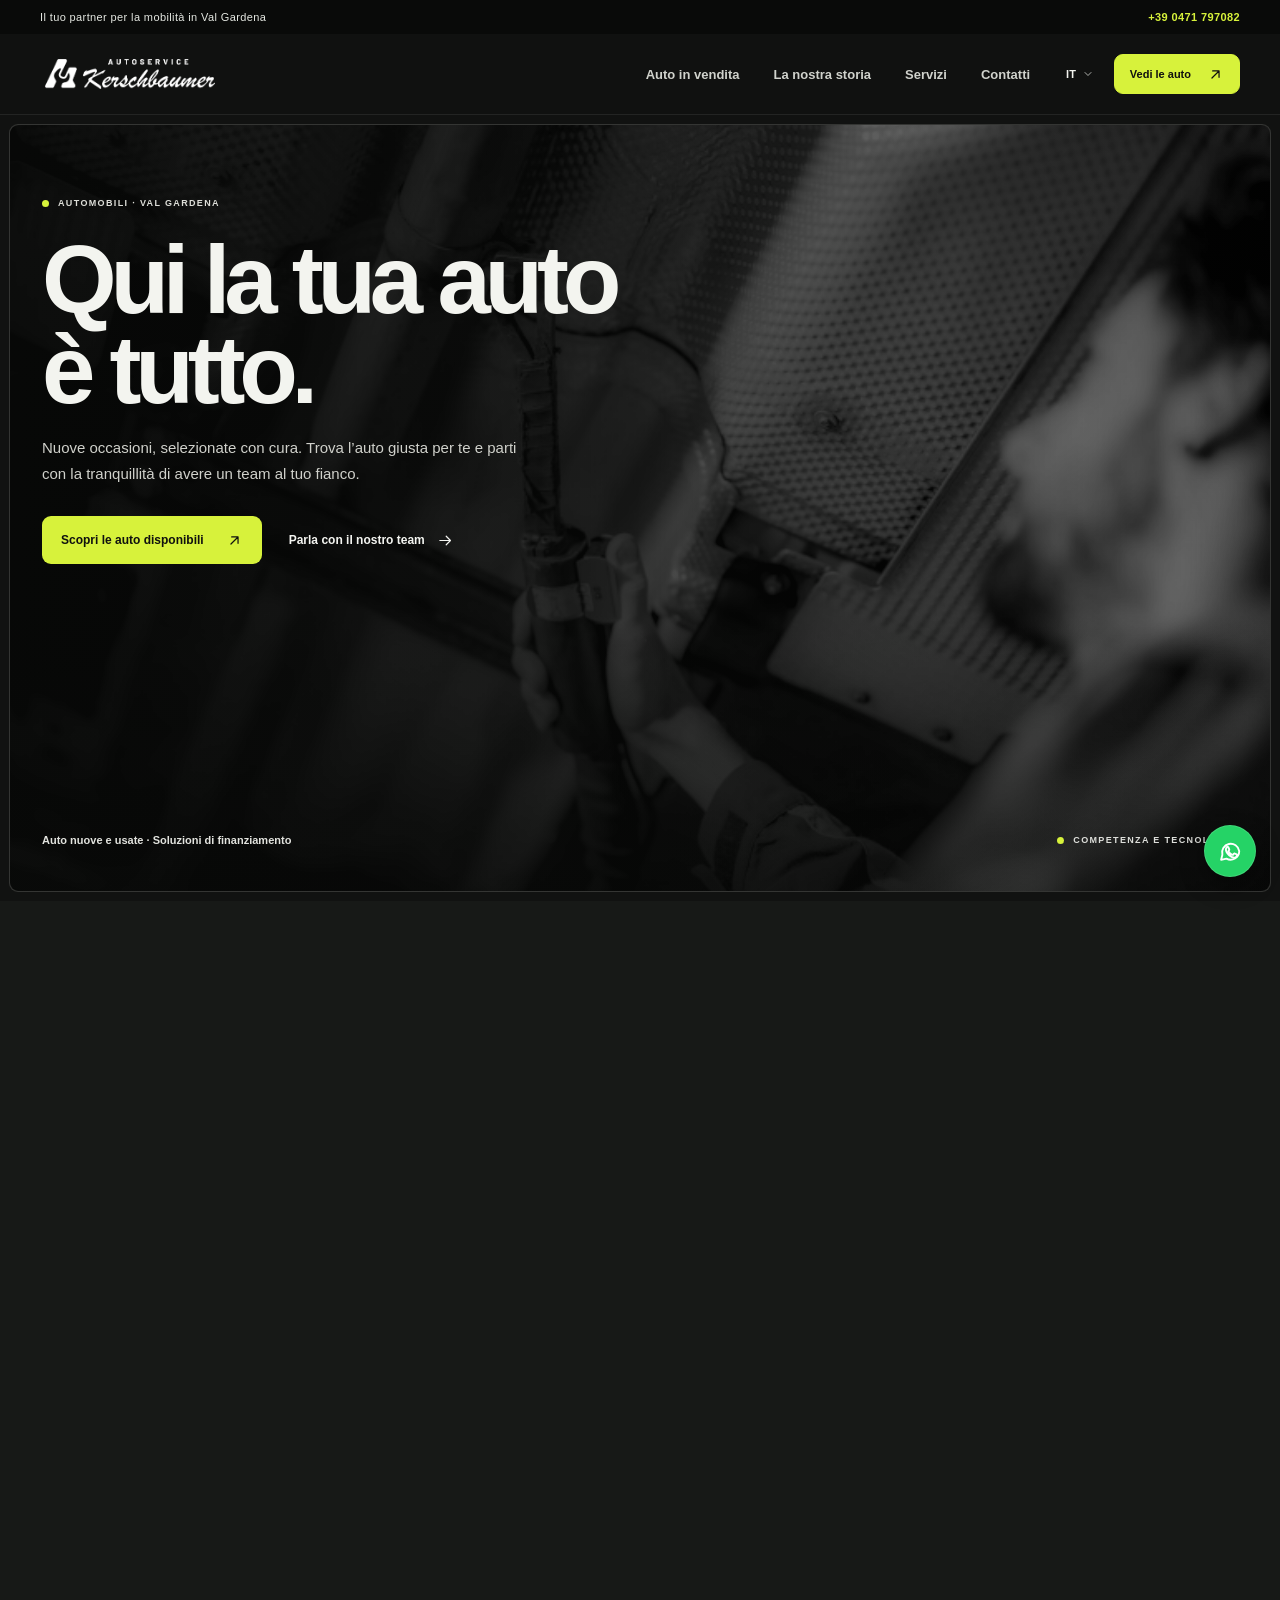
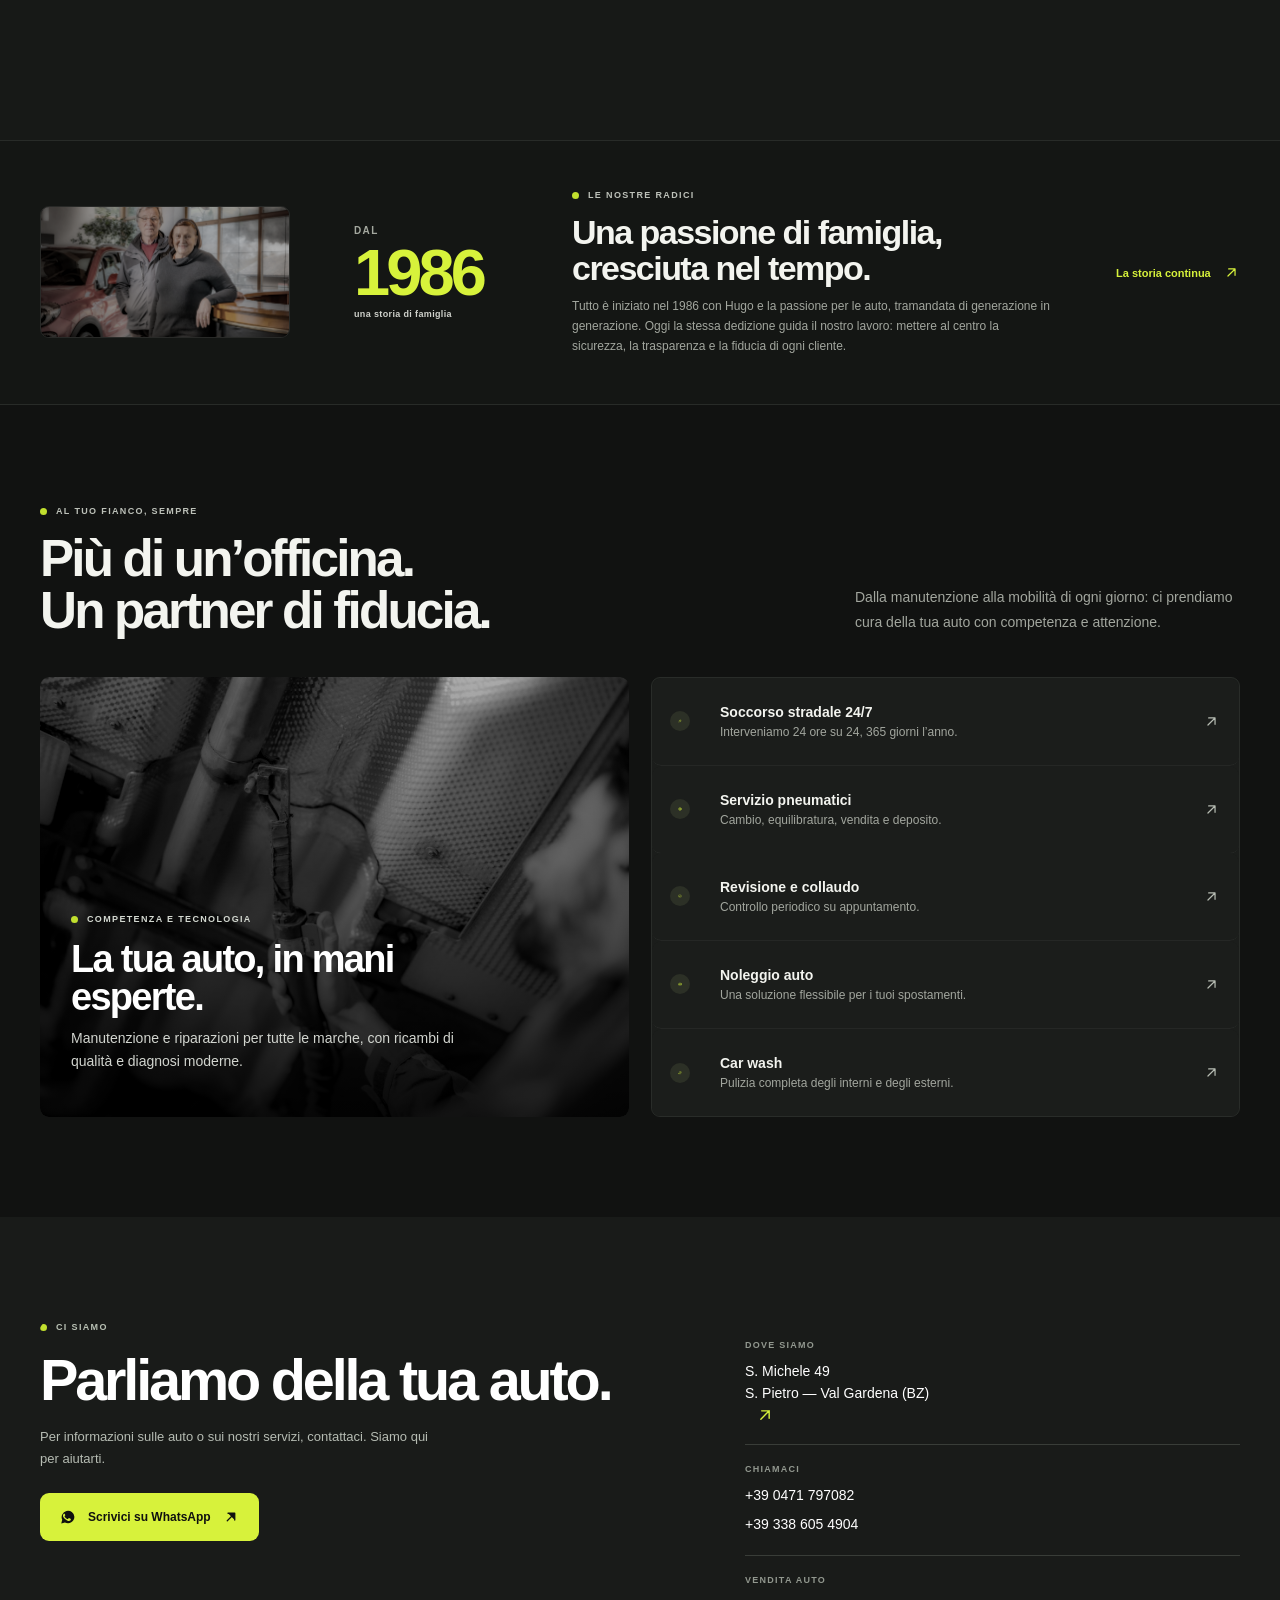
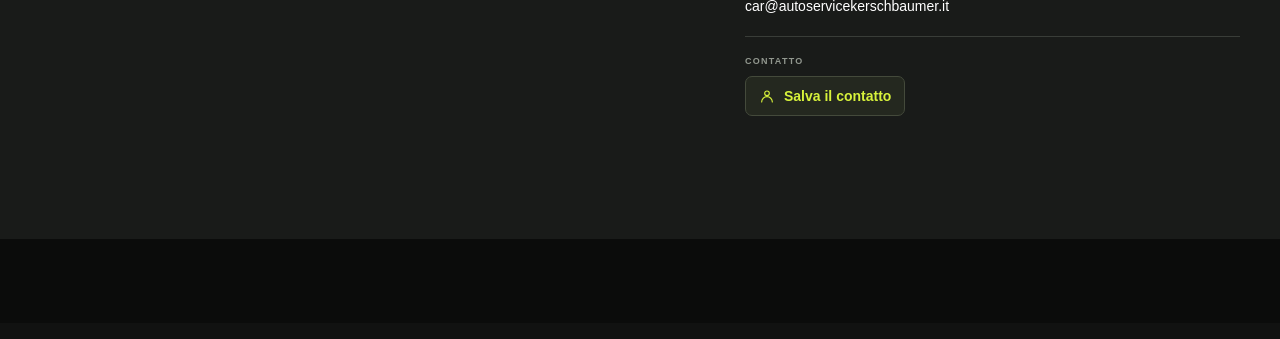
<file: index.html>
<!doctype html>
<html lang="it">
  <head>
    <meta charset="UTF-8" />
    <meta name="viewport" content="width=device-width, initial-scale=1" />
    <meta
      name="description"
      content="Scopri le auto nuove e usate di Autoservice Kerschbaumer in Val Gardena. Vendita, officina e assistenza."
    />
    <meta name="theme-color" content="#111211" />
    <title>Autoservice Kerschbaumer — Auto, service, fiducia</title>
    <link rel="stylesheet" href="styles.css" />
    <script src="script.js" defer></script>
  </head>
  <body>
    <svg class="icon-definitions" xmlns="http://www.w3.org/2000/svg" aria-hidden="true">
      <symbol id="icon-menu" viewBox="0 0 24 24"><path d="M4 7h16M4 12h16M4 17h16" /></symbol>
      <symbol id="icon-chevron-down" viewBox="0 0 24 24"><path d="m6 9 6 6 6-6" /></symbol>
      <symbol id="icon-arrow-up-right" viewBox="0 0 24 24"><path d="M7 17 17 7M8 7h9v9" /></symbol>
      <symbol id="icon-arrow-right" viewBox="0 0 24 24"><path d="M4 12h15m-6-6 6 6-6 6" /></symbol>
      <symbol id="icon-arrow-left" viewBox="0 0 24 24"><path d="M20 12H5m6 6-6-6 6-6" /></symbol>
      <symbol id="icon-arrow-down" viewBox="0 0 24 24"><path d="M12 4v15m-6-6 6 6 6-6" /></symbol>
      <symbol id="icon-phone" viewBox="0 0 24 24"><path d="M5 3h4l2 5-2.5 1.5a15 15 0 0 0 6 6L16 13l5 2v4a2 2 0 0 1-2 2A17 17 0 0 1 3 5a2 2 0 0 1 2-2Z" /></symbol>
      <symbol id="icon-mail" viewBox="0 0 24 24"><rect x="3" y="5" width="18" height="14" rx="2" /><path d="m4 7 8 6 8-6" /></symbol>
      <symbol id="icon-sparkle" viewBox="0 0 24 24"><path d="m12 2 1.9 7.1L21 12l-7.1 2.9L12 22l-1.9-7.1L3 12l7.1-2.9L12 2Z" /><path d="m19 2 .7 2.3L22 5l-2.3.7L19 8l-.7-2.3L16 5l2.3-.7L19 2Z" /></symbol>
      <symbol id="icon-shield" viewBox="0 0 24 24"><path d="M12 22s8-4 8-11V5l-8-3-8 3v6c0 7 8 11 8 11Z" /><path d="m9 12 2 2 4-4" /></symbol>
      <symbol id="icon-person" viewBox="0 0 24 24"><circle cx="12" cy="8" r="3.5" /><path d="M4 21a8 8 0 0 1 16 0" /></symbol>
      <symbol id="icon-finance" viewBox="0 0 24 24"><circle cx="12" cy="12" r="9" /><path d="M15 8.5c-.7-.7-1.6-1-3-1-1.5 0-2.5.8-2.5 2s1 1.8 2.7 2.2l.8.2c1.7.4 2.5 1.1 2.5 2.3s-1.1 2.2-3 2.2c-1.3 0-2.5-.4-3.4-1.2M12 5.5v13" /></symbol>
      <symbol id="icon-wrench" viewBox="0 0 24 24"><path d="M14.7 6.3a5 5 0 0 0-6.4 6.4L3 18a2.1 2.1 0 0 0 3 3l5.3-5.3a5 5 0 0 0 6.4-6.4L14 13l-3-3 3.7-3.7Z" /></symbol>
      <symbol id="icon-tire" viewBox="0 0 24 24"><circle cx="12" cy="12" r="9" /><circle cx="12" cy="12" r="4" /><path d="M12 3v5m0 8v5m9-9h-5M8 12H3" /></symbol>
      <symbol id="icon-check" viewBox="0 0 24 24"><path d="M20 7 10 17l-5-5" /><path d="M20 12v7H4V5h11" /></symbol>
      <symbol id="icon-car" viewBox="0 0 24 24"><path d="m5 11 1.5-5h11L19 11m2 0H3l-1 3v5h20v-5l-1-3ZM5 19v2m14-2v2" /><circle cx="6.5" cy="15" r="1" /><circle cx="17.5" cy="15" r="1" /></symbol>
      <symbol id="icon-wash" viewBox="0 0 24 24"><path d="M12 3s-5 6.2-5 10a5 5 0 0 0 10 0c0-3.8-5-10-5-10Z" /><path d="M19 4v4m-2-2h4M4 14v4m-2-2h4" /></symbol>
    </svg>
    <div class="intro-scroll-space" aria-hidden="true"></div>
    <section class="site-intro" id="site-intro" aria-label="Introduzione al sito" data-i18n-aria="introAria" hidden>
      <div class="intro-stage">
        <div class="intro-logo-window" aria-hidden="true">
          <img class="intro-logo" src="assets/ask-logo.png" alt="" />
        </div>
        <div class="intro-instruction">
          <span class="intro-scroll-cue" aria-hidden="true"><svg class="icon"><use href="#icon-arrow-down" /></svg></span>
          <span data-i18n="introHint">Scorri per entrare</span>
        </div>
        <button class="intro-skip" id="intro-skip" type="button" data-i18n="introSkip">Entra nel sito</button>
      </div>
    </section>
    <div class="topbar" id="homepage">
      <div class="shell topbar-inner">
        <span data-i18n="topbar">Il tuo partner per la mobilità in Val Gardena</span>
        <a href="tel:+390471797082">+39 0471 797082</a>
      </div>
    </div>

    <header class="site-header">
      <div class="shell header-inner">
        <a class="brand" href="#" aria-label="Autoservice Kerschbaumer — home" data-i18n-aria="homeAria">
          <span class="brand-logo-window">
            <img class="brand-logo" src="assets/ask-logo.png" alt="" />
          </span>
        </button>

        <button class="menu-toggle" type="button" aria-expanded="false" aria-controls="main-nav" aria-label="Apri il menu" data-i18n-aria="menu">
          <svg class="icon menu-icon" aria-hidden="true"><use href="#icon-menu" /></svg>
          <span class="sr-only" data-i18n="menu">Apri il menu</span>
        </button>

        <nav class="main-nav" id="main-nav" aria-label="Navigazione principale" data-i18n-aria="navAria">
          <a href="#auto" data-i18n="navCars">Auto in vendita</a>
          <a href="history.html" data-i18n="navStory">La nostra storia</a>
          <a href="#servizi" data-i18n="navServices">Servizi</a>
          <a href="#contatti" data-i18n="navContact">Contatti</a>
        </nav>

        <div class="header-actions">
          <div class="language-switcher">
            <button class="language-button" type="button" aria-label="Seleziona la lingua" data-i18n-aria="languageAria" aria-expanded="false" aria-controls="language-menu">
              <span class="current-language">IT</span>
              <svg class="icon chevron-icon" aria-hidden="true"><use href="#icon-chevron-down" /></svg>
            </button>
            <div class="language-menu" id="language-menu" hidden>
              <button type="button" data-language="it">Italiano <span>IT</span></button>
              <button type="button" data-language="en">English <span>EN</span></button>
              <button type="button" data-language="de">Deutsch <span>DE</span></button>
            </div>
          </div>
          <a class="button button-dark header-cta" href="https://listaveicoli.autoservicekerschbaumer.it/lista-veicoli/" target="_blank" rel="noopener noreferrer">
            <span data-i18n="navCta">Vedi le auto</span>
            <svg class="icon button-arrow" aria-hidden="true"><use href="#icon-arrow-up-right" /></svg>
          </a>
        </div>
      </div>
    </header>

    <main>
      <section class="hero" aria-labelledby="hero-title">
        <div class="hero-slideshow" aria-hidden="true">
          <img class="hero-slide is-active" src="assets/workshop.jpg" alt="" fetchpriority="high" />
          <img class="hero-slide" src="assets/car-hero.jpg" alt="" />
          <img class="hero-slide" src="assets/car-detail.jpg" alt="" />
        </div>
        <div class="hero-shade" aria-hidden="true"></div>
        <div class="hero-content shell">
          <div class="hero-copy">
            <p class="eyebrow"><span class="eyebrow-dot"></span><span data-i18n="heroEyebrow">AUTOMOBILI · VAL GARDENA</span></p>
            <h1 id="hero-title" data-i18n="heroTitle">Qui la tua auto<br />è tutto.</h1>
            <p class="hero-description" data-i18n="heroDescription">
              Nuove occasioni, selezionate con cura. Trova l’auto giusta per te e parti con la tranquillità di avere un team al tuo fianco.
            </p>
            <div class="hero-actions">
              <a class="button button-lime" href="https://listaveicoli.autoservicekerschbaumer.it/lista-veicoli/" target="_blank" rel="noopener noreferrer">
                <span data-i18n="heroCta">Scopri le auto disponibili</span>
                <svg class="icon button-arrow" aria-hidden="true"><use href="#icon-arrow-up-right" /></svg>
              </a>
              <a class="text-link" href="#contatti"><span data-i18n="heroSecondary">Parla con il nostro team</span><svg class="icon text-arrow" aria-hidden="true"><use href="#icon-arrow-right" /></svg></a>
            </div>
          </div>
          <div class="hero-foot">
            <div class="hero-note">
              <span data-i18n="heroNote">Auto nuove e usate · Soluzioni di finanziamento</span>
            </div>
            <span class="hero-caption"><span class="eyebrow-dot"></span><span data-i18n="workshopEyebrow">COMPETENZA E TECNOLOGIA</span></span>
          </div>
        </div>
      </section>

      <section class="inventory section-pad" id="auto" aria-labelledby="inventory-title">
        <div class="shell">
          <div class="section-heading inventory-heading">
            <div>
              <p class="eyebrow"><span class="eyebrow-dot"></span><span data-i18n="inventoryEyebrow">IN PRIMO PIANO</span></p>
              <h2 id="inventory-title" data-i18n="inventoryTitle">La tua prossima auto,<br />senza complicazioni.</h2>
            </div>
            <p class="section-intro" data-i18n="inventoryIntro">
              Cerchi un’auto nuova o di seconda mano? Sfoglia il nostro parco auto aggiornato. Se non trovi quello che cerchi, ci mettiamo noi alla ricerca.
            </p>
          </div>

          <div class="inventory-card">
            <div class="inventory-image-wrap">
              <img src="assets/car-detail.jpg" alt="Consegna di un'auto presso Autoservice Kerschbaumer" data-i18n-alt="inventoryImageAlt" loading="lazy" />
              <span class="image-tag"><span></span><span data-i18n="inventoryTag">Selezione auto</span></span>
            </div>
            <div class="inventory-content">
              <h3 data-i18n="inventoryCardTitle">Un’auto adatta<br />alla tua strada.</h3>
              <p data-i18n="inventoryCardText">
                Auto nuove e usate, consigli su misura e diverse opzioni di finanziamento. Ti accompagniamo dalla scelta fino alla consegna.
              </p>
              <a class="button button-dark" href="https://listaveicoli.autoservicekerschbaumer.it/lista-veicoli/" target="_blank" rel="noopener noreferrer">
                <span data-i18n="inventoryCta">Entra nel gestionale auto</span>
                <svg class="icon button-arrow" aria-hidden="true"><use href="#icon-arrow-up-right" /></svg>
              </a>
              <a class="inventory-email" href="mailto:car@autoservicekerschbaumer.it" data-i18n-aria="carEmailAria" aria-label="Scrivi a car@autoservicekerschbaumer.it">
                <svg class="icon" aria-hidden="true"><use href="#icon-mail" /></svg>
                <span>car@autoservicekerschbaumer.it</span>
                <svg class="icon text-arrow" aria-hidden="true"><use href="#icon-arrow-right" /></svg>
              </a>
            </div>
          </div>

          <div class="benefits" aria-label="I vantaggi">
            <div class="benefit">
              <span><strong data-i18n="benefitOneTitle">Scelta con cura</strong><small data-i18n="benefitOneText">Nuovo o usato, troviamo la soluzione per te.</small></span>
            </div>
            <div class="benefit">
              <span><strong data-i18n="benefitTwoTitle">Consulenza personale</strong><small data-i18n="benefitTwoText">Un team vicino, prima e dopo l’acquisto.</small></span>
            </div>
            <div class="benefit">
              <span><strong data-i18n="benefitThreeTitle">Finanziamento</strong><small data-i18n="benefitThreeText">Diverse opzioni per la tua nuova auto.</small></span>
            </div>
          </div>
        </div>
      </section>

      <section class="story" id="storia" aria-labelledby="story-title">
        <div class="shell story-inner">
          <img class="story-preview-image" src="assets/story-hugo-lidia.jpg" alt="Hugo e Lidia Kerschbaumer" data-i18n-alt="historyFoundersAlt" loading="lazy" />
          <div class="story-origin">
            <span data-i18n="storySince">DAL</span>
            <strong>1986</strong>
            <span data-i18n="storyOrigin">una storia di famiglia</span>
          </div>
          <div class="story-copy">
            <p class="eyebrow"><span class="eyebrow-dot"></span><span data-i18n="storyEyebrow">LE NOSTRE RADICI</span></p>
            <h2 id="story-title" data-i18n="storyTitle">Una passione di famiglia,<br />cresciuta nel tempo.</h2>
            <p data-i18n="storyText">
              Tutto è iniziato nel 1986 con Hugo e la passione per le auto, tramandata di generazione in generazione. Oggi la stessa dedizione guida il nostro lavoro: mettere al centro la sicurezza, la trasparenza e la fiducia di ogni cliente.
            </p>
          </div>
          <a class="story-link" href="history.html">
            <span data-i18n="storyLink">La storia continua</span><svg class="icon text-arrow" aria-hidden="true"><use href="#icon-arrow-up-right" /></svg>
          </a>
        </div>
      </section>

      <section class="services section-pad" id="servizi" aria-labelledby="services-title">
        <div class="shell">
          <div class="section-heading services-heading">
            <div>
              <p class="eyebrow"><span class="eyebrow-dot"></span><span data-i18n="servicesEyebrow">AL TUO FIANCO, SEMPRE</span></p>
              <h2 id="services-title" data-i18n="servicesTitle">Più di un’officina.<br />Un partner di fiducia.</h2>
            </div>
            <p class="section-intro" data-i18n="servicesIntro">
              Dalla manutenzione alla mobilità di ogni giorno: ci prendiamo cura della tua auto con competenza e attenzione.
            </p>
          </div>

          <div class="services-grid">
            <article class="service-card service-feature">
              <img src="assets/workshop.jpg" alt="L'officina di Autoservice Kerschbaumer" data-i18n-alt="workshopImageAlt" loading="lazy" />
              <div class="service-feature-content">
                <p class="eyebrow"><span class="eyebrow-dot"></span><span data-i18n="workshopEyebrow">COMPETENZA E TECNOLOGIA</span></p>
                <h3 data-i18n="workshopTitle">La tua auto, in mani esperte.</h3>
                <p data-i18n="workshopText">Manutenzione e riparazioni per tutte le marche, con ricambi di qualità e diagnosi moderne.</p>
              </div>
            </article>

            <div class="service-list">
              <button class="service-row" type="button" data-service-trigger data-service-key="serviceTow">
                <svg class="icon service-icon" aria-hidden="true"><use href="#icon-wrench" /></svg><span><strong data-i18n="serviceTow">Soccorso stradale 24/7</strong><small data-i18n="serviceTowText">Interveniamo 24 ore su 24, 365 giorni l’anno.</small></span><svg class="icon row-arrow" aria-hidden="true"><use href="#icon-arrow-up-right" /></svg>
              </button>
              <button class="service-row" type="button" data-service-trigger data-service-key="serviceTires">
                <svg class="icon service-icon" aria-hidden="true"><use href="#icon-tire" /></svg><span><strong data-i18n="serviceTires">Servizio pneumatici</strong><small data-i18n="serviceTiresText">Cambio, equilibratura, vendita e deposito.</small></span><svg class="icon row-arrow" aria-hidden="true"><use href="#icon-arrow-up-right" /></svg>
              </button>
              <button class="service-row" type="button" data-service-trigger data-service-key="serviceInspection">
                <svg class="icon service-icon" aria-hidden="true"><use href="#icon-check" /></svg><span><strong data-i18n="serviceInspection">Revisione e collaudo</strong><small data-i18n="serviceInspectionText">Controllo periodico su appuntamento.</small></span><svg class="icon row-arrow" aria-hidden="true"><use href="#icon-arrow-up-right" /></svg>
              </button>
              <button class="service-row" type="button" data-service-trigger data-service-key="serviceRental">
                <svg class="icon service-icon" aria-hidden="true"><use href="#icon-car" /></svg><span><strong data-i18n="serviceRental">Noleggio auto</strong><small data-i18n="serviceRentalText">Una soluzione flessibile per i tuoi spostamenti.</small></span><svg class="icon row-arrow" aria-hidden="true"><use href="#icon-arrow-up-right" /></svg>
              </button>
              <button class="service-row" type="button" data-service-trigger data-service-key="serviceWash">
                <svg class="icon service-icon" aria-hidden="true"><use href="#icon-wash" /></svg><span><strong data-i18n="serviceWash">Car wash</strong><small data-i18n="serviceWashText">Pulizia completa degli interni e degli esterni.</small></span><svg class="icon row-arrow" aria-hidden="true"><use href="#icon-arrow-up-right" /></svg>
              </button>
            </div>
          </div>
        </div>
      </section>

      <section class="contact section-pad" id="contatti" aria-labelledby="contact-title">
        <div class="shell contact-panel">
          <div class="contact-copy">
            <p class="eyebrow"><span class="eyebrow-dot"></span><span data-i18n="contactEyebrow">CI SIAMO</span></p>
            <h2 id="contact-title" data-i18n="contactTitle">Parliamo della tua auto.</h2>
            <p data-i18n="contactText">Per informazioni sulle auto o sui nostri servizi, contattaci. Siamo qui per aiutarti.</p>
            <a class="button button-lime" href="https://wa.me/393775952090?text=Ciao%2C%20vorrei%20avere%20informazioni%20sulle%20auto." target="_blank" rel="noopener noreferrer">
              <svg viewBox="0 0 24 24" aria-hidden="true"><path d="M20.5 11.8a8.5 8.5 0 0 1-12.6 7.4L3 20.5l1.3-4.7a8.5 8.5 0 1 1 16.2-4ZM8.2 8.1c-.2-.5-.5-.5-.7-.5h-.6c-.2 0-.5.1-.7.4-.2.3-.9.9-.9 2.2s.9 2.5 1 2.6c.1.2 1.8 2.8 4.4 3.8 2.2.9 2.6.7 3.1.6.5-.1 1.6-.7 1.8-1.3.2-.6.2-1.1.1-1.3-.1-.1-.2-.2-.5-.3l-1.8-.9c-.2-.1-.4-.1-.6.2-.2.3-.7.9-.9 1.1-.2.2-.3.2-.6.1-.3-.1-1.2-.4-2.3-1.4-.9-.8-1.4-1.8-1.5-2.1-.2-.3 0-.4.1-.5l.4-.5c.2-.2.2-.3.3-.5.1-.2 0-.4 0-.5l-.8-1.9Z" /></svg>
              <span data-i18n="whatsappCta">Scrivici su WhatsApp</span>
              <svg class="icon button-arrow" aria-hidden="true"><use href="#icon-arrow-up-right" /></svg>
            </a>
          </div>
          <div class="contact-details">
            <div class="contact-detail">
              <span class="detail-label" data-i18n="addressLabel">DOVE SIAMO</span>
              <a href="https://maps.google.com/?q=S.+Michele+49,+39048+San+Pietro+BZ" target="_blank" rel="noopener noreferrer">S. Michele 49<br />S. Pietro — Val Gardena (BZ)<svg class="icon detail-arrow" aria-hidden="true"><use href="#icon-arrow-up-right" /></svg></a>
            </div>
            <div class="contact-detail">
              <span class="detail-label" data-i18n="callLabel">CHIAMACI</span>
              <a href="tel:+390471797082">+39 0471 797082</a>
              <a href="tel:+393386054904">+39 338 605 4904</a>
            </div>
            <div class="contact-detail">
              <span class="detail-label" data-i18n="emailLabel">VENDITA AUTO</span>
              <a href="mailto:car@autoservicekerschbaumer.it">car@autoservicekerschbaumer.it</a>
            </div>
            <div class="contact-detail contact-save">
              <span class="detail-label" data-i18n="saveContactLabel">CONTATTO</span>
              <a class="save-contact-button" href="assets/autoservice-kerschbaumer.vcf" download="Autoservice-Kerschbaumer.vcf">
                <svg class="icon" aria-hidden="true"><use href="#icon-person" /></svg>
                <span data-i18n="saveContact">Salva il contatto</span>
              </a>
            </div>
          </div>
        </div>
      </section>
    </main>

    <dialog class="service-contact-dialog" id="service-contact-dialog" aria-labelledby="service-dialog-title">
      <div class="service-dialog-content">
        <button class="service-dialog-back" id="service-dialog-back" type="button" aria-label="Torna alla homepage" data-i18n-aria="serviceBack">
          <span class="service-dialog-back-icon"><svg class="icon" aria-hidden="true"><use href="#icon-arrow-left" /></svg></span>
        </button>
        <p class="eyebrow"><span class="eyebrow-dot"></span><span data-i18n="serviceDialogEyebrow">CONTATTI</span></p>
        <h2 id="service-dialog-title" data-i18n="serviceDialogTitle">Parliamo del servizio</h2>
        <p class="service-dialog-selected" id="service-dialog-selected" aria-live="polite"></p>
        <p class="service-dialog-copy" data-i18n="serviceDialogText">Scegli come preferisci contattarci.</p>
        <div class="service-dialog-actions">
          <a class="button button-lime" href="tel:+390471797082">
            <svg class="icon" aria-hidden="true"><use href="#icon-phone" /></svg>
            <span data-i18n="serviceCall">Chiamata</span>
          </a>
          <a class="button service-email-button" id="service-dialog-email" href="mailto:info@autoservicekerschbaumer.it">
            <svg class="icon" aria-hidden="true"><use href="#icon-mail" /></svg>
            <span data-i18n="serviceMail">E-mail</span>
          </a>
        </div>
      </div>
    </dialog>

    <footer class="site-footer">
      <div class="shell footer-inner">
        <a class="brand footer-brand" href="index.html" aria-label="Autoservice Kerschbaumer — home" data-i18n-aria="homeAria">
          <span class="brand-logo-window">
            <img class="brand-logo" src="assets/ask-logo.png" alt="" />
          </span>
        </a>
        <span data-i18n="footerNote">La tua mobilità, la nostra passione.</span>
        <div class="footer-links">
          <a href="history.html" data-i18n="navStory">La nostra storia</a>
          <a href="legal.html" data-i18n="legalNav">Privacy e note legali</a>
        </div>
      </div>
    </footer>

    <a class="floating-whatsapp" href="https://wa.me/393775952090?text=Ciao%2C%20vorrei%20avere%20informazioni." target="_blank" rel="noopener noreferrer" aria-label="WhatsApp Autoservice Kerschbaumer" data-i18n-aria="whatsappAria">
      <svg viewBox="0 0 24 24" aria-hidden="true" fill="none" stroke="currentColor" stroke-linecap="round" stroke-linejoin="round" stroke-width="1.8">
        <path d="M20.4 11.6a8.3 8.3 0 0 1-12.3 7.2L3 20l1.2-4.9a8.3 8.3 0 1 1 16.2-3.5Z" />
        <path d="M8.2 7.9c.2-.4.4-.4.7-.4h.5c.2 0 .4 0 .6.5l.8 1.9c.1.3.1.5-.1.7l-.5.6c-.2.2-.3.4-.1.7.2.3.7 1.2 1.6 2 .9.8 1.8 1.1 2.1 1.3.3.1.5.1.7-.1l.8-1c.2-.2.4-.3.7-.2l1.9.9c.3.1.5.2.5.4 0 .3-.2 1.3-.9 1.9-.6.6-1.4.9-2 .8-.6-.1-1.5-.3-2.5-.8a9.8 9.8 0 0 1-3.9-3.3c-1-1.4-1.4-2.4-1.5-3.4-.1-.9.3-1.8.6-2.3Z" />
      </svg>
    </a>
  </body>
</html>
</file>
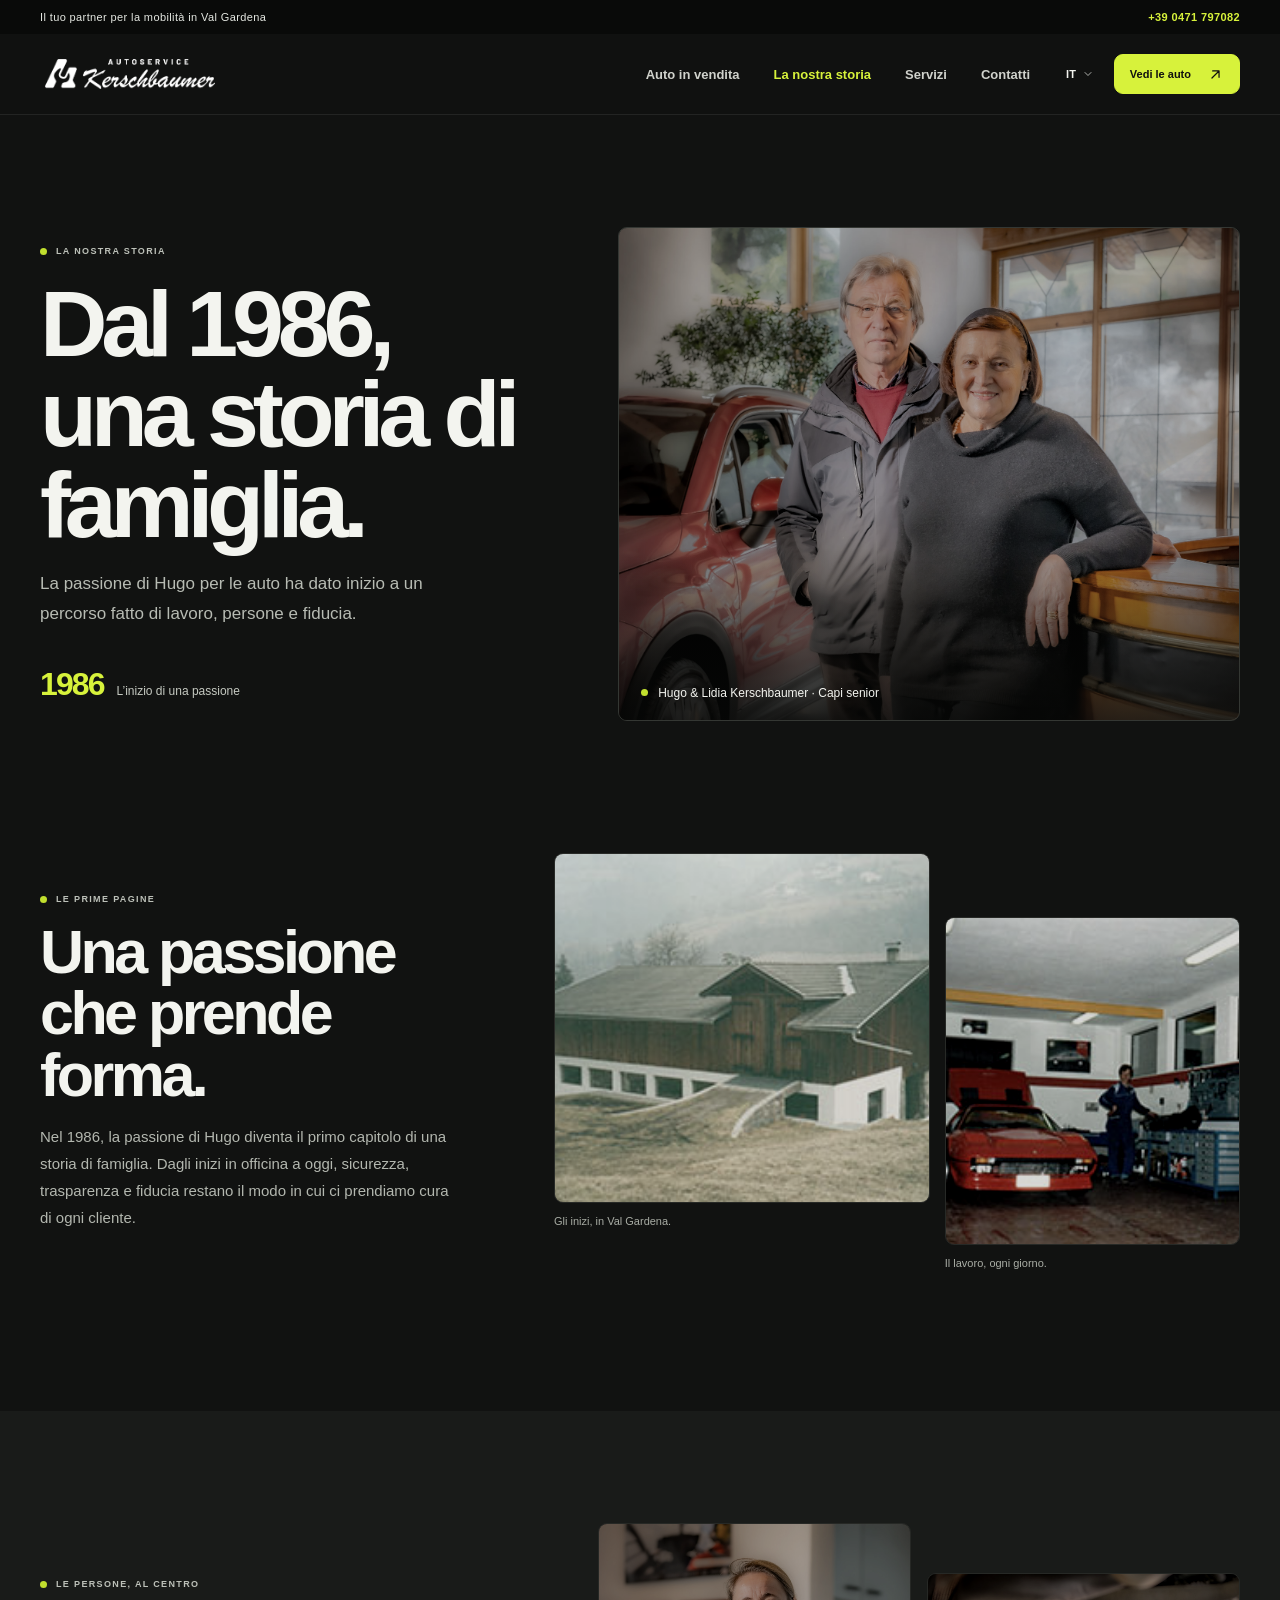
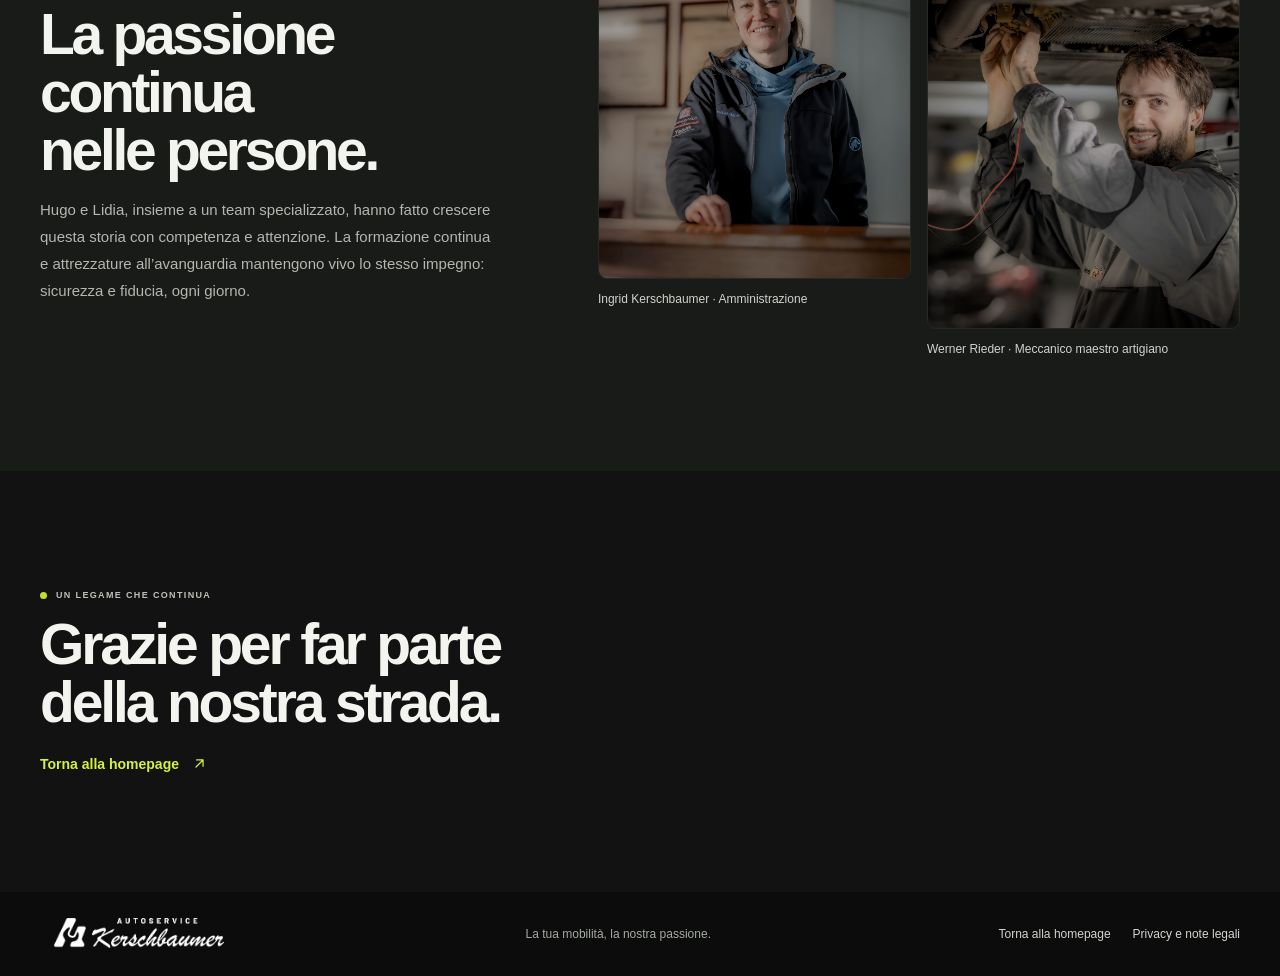
<file: history.html>
<!doctype html>
<html lang="it">
  <head>
    <meta charset="UTF-8" />
    <meta name="viewport" content="width=device-width, initial-scale=1" />
    <meta
      name="description"
      content="Dal 1986, la passione per le auto di Hugo continua nella storia di famiglia di Autoservice Kerschbaumer."
    />
    <meta name="theme-color" content="#111211" />
    <title>La nostra storia — Autoservice Kerschbaumer</title>
    <link rel="stylesheet" href="styles.css" />
    <script src="script.js" defer></script>
  </head>
  <body data-page="history">
    <svg class="icon-definitions" xmlns="http://www.w3.org/2000/svg" aria-hidden="true">
      <symbol id="icon-menu" viewBox="0 0 24 24"><path d="M4 7h16M4 12h16M4 17h16" /></symbol>
      <symbol id="icon-chevron-down" viewBox="0 0 24 24"><path d="m6 9 6 6 6-6" /></symbol>
      <symbol id="icon-arrow-up-right" viewBox="0 0 24 24"><path d="M7 17 17 7M8 7h9v9" /></symbol>
    </svg>
    <div class="topbar">
      <div class="shell topbar-inner">
        <span data-i18n="topbar">Il tuo partner per la mobilità in Val Gardena</span>
        <a href="tel:+390471797082">+39 0471 797082</a>
      </div>
    </div>

    <header class="site-header">
      <div class="shell header-inner">
        <a class="brand" href="index.html" aria-label="Autoservice Kerschbaumer — home" data-i18n-aria="homeAria">
          <span class="brand-logo-window"><img class="brand-logo" src="assets/ask-logo.png" alt="" /></span>
        </a>
        <button class="menu-toggle" type="button" aria-expanded="false" aria-controls="main-nav" aria-label="Apri il menu" data-i18n-aria="menu">
          <svg class="icon menu-icon" aria-hidden="true"><use href="#icon-menu" /></svg>
          <span class="sr-only" data-i18n="menu">Apri il menu</span>
        </button>
        <nav class="main-nav" id="main-nav" aria-label="Navigazione principale" data-i18n-aria="navAria">
          <a href="index.html#auto" data-i18n="navCars">Auto in vendita</a>
          <a href="history.html" aria-current="page" data-i18n="navStory">La nostra storia</a>
          <a href="index.html#servizi" data-i18n="navServices">Servizi</a>
          <a href="index.html#contatti" data-i18n="navContact">Contatti</a>
        </nav>
        <div class="header-actions">
          <div class="language-switcher">
            <button class="language-button" type="button" aria-label="Seleziona la lingua" data-i18n-aria="languageAria" aria-expanded="false" aria-controls="language-menu">
              <span class="current-language">IT</span>
              <svg class="icon chevron-icon" aria-hidden="true"><use href="#icon-chevron-down" /></svg>
            </button>
            <div class="language-menu" id="language-menu" hidden>
              <button type="button" data-language="it">Italiano <span>IT</span></button>
              <button type="button" data-language="en">English <span>EN</span></button>
              <button type="button" data-language="de">Deutsch <span>DE</span></button>
            </div>
          </div>
          <a class="button button-dark header-cta" href="https://listaveicoli.autoservicekerschbaumer.it/lista-veicoli/" target="_blank" rel="noopener noreferrer">
            <span data-i18n="navCta">Vedi le auto</span><svg class="icon button-arrow" aria-hidden="true"><use href="#icon-arrow-up-right" /></svg>
          </a>
        </div>
      </div>
    </header>

    <main class="history-page">
      <header class="history-lead shell">
        <div class="history-lead-copy">
          <p class="eyebrow"><span class="eyebrow-dot"></span><span data-i18n="historyEyebrow">LA NOSTRA STORIA</span></p>
          <h1 data-i18n="historyTitle">Dal 1986,<br />una storia di famiglia.</h1>
          <p data-i18n="historyIntro">La passione di Hugo per le auto ha dato inizio a un percorso fatto di lavoro, persone e fiducia.</p>
          <div class="history-lead-year"><strong>1986</strong><span data-i18n="historyYearCaption">L’inizio di una passione</span></div>
        </div>
        <figure class="history-lead-image">
          <img src="assets/story-hugo-lidia.jpg" alt="Hugo e Lidia Kerschbaumer" data-i18n-alt="historyFoundersAlt" fetchpriority="high" />
          <figcaption><span class="eyebrow-dot"></span><span data-i18n="historyFoundersCaption">Hugo &amp; Lidia Kerschbaumer · Capi senior</span></figcaption>
        </figure>
      </header>

      <section class="history-archive shell" aria-labelledby="family-story-title">
        <div class="history-archive-copy">
          <p class="eyebrow"><span class="eyebrow-dot"></span><span data-i18n="historyChapterOne">LE PRIME PAGINE</span></p>
          <h2 id="family-story-title" data-i18n="historyChapterTitle">Una passione<br />che prende forma.</h2>
          <p data-i18n="historyChapterText">Nel 1986, la passione di Hugo diventa il primo capitolo di una storia di famiglia. Dagli inizi in officina a oggi, sicurezza, trasparenza e fiducia restano il modo in cui ci prendiamo cura di ogni cliente.</p>
        </div>
        <div class="history-archive-images">
          <figure class="history-archive-image history-archive-building">
            <img src="assets/story-first-garage.jpg" alt="La sede dell'officina nei primi anni" data-i18n-alt="historyGarageAlt" loading="lazy" />
            <figcaption data-i18n="historyGarageCaption">Gli inizi, in Val Gardena.</figcaption>
          </figure>
          <figure class="history-archive-image history-archive-workshop">
            <img src="assets/story-first-workshop.jpg" alt="Una delle prime officine della famiglia" data-i18n-alt="historyWorkshopAlt" loading="lazy" />
            <figcaption data-i18n="historyWorkshopCaption">Il lavoro, ogni giorno.</figcaption>
          </figure>
        </div>
      </section>

      <section class="history-people" aria-labelledby="history-values-title">
        <div class="shell history-people-inner">
          <div class="history-values-copy">
            <p class="eyebrow"><span class="eyebrow-dot"></span><span data-i18n="historyChapterTwo">LE PERSONE, AL CENTRO</span></p>
            <h2 id="history-values-title" data-i18n="historyValuesTitle">La passione continua<br />nelle persone.</h2>
            <p data-i18n="historyValuesText">Hugo e Lidia, insieme a un team specializzato, hanno fatto crescere questa storia con competenza e attenzione. La formazione continua e attrezzature all’avanguardia mantengono vivo lo stesso impegno: sicurezza e fiducia, ogni giorno.</p>
          </div>
          <div class="history-team-grid">
            <figure class="history-team-photo">
              <img src="assets/story-ingrid.jpg" alt="Ingrid Kerschbaumer, amministrazione" data-i18n-alt="historyIngridAlt" loading="lazy" />
              <figcaption data-i18n="historyIngridCaption">Ingrid Kerschbaumer · Amministrazione</figcaption>
            </figure>
            <figure class="history-team-photo">
              <img src="assets/story-werner.jpg" alt="Werner Rieder, meccanico maestro artigiano" data-i18n-alt="historyWernerAlt" loading="lazy" />
              <figcaption data-i18n="historyWernerCaption">Werner Rieder · Meccanico maestro artigiano</figcaption>
            </figure>
          </div>
        </div>
      </section>

      <section class="history-end shell">
        <p class="eyebrow"><span class="eyebrow-dot"></span><span data-i18n="historyEndEyebrow">UN LEGAME CHE CONTINUA</span></p>
        <h2 data-i18n="historyEndTitle">Grazie per far parte<br />della nostra strada.</h2>
        <a class="text-link" href="index.html"><span data-i18n="historyBackHome">Torna alla homepage</span><svg class="icon text-arrow" aria-hidden="true"><use href="#icon-arrow-up-right" /></svg></a>
      </section>
    </main>

    <footer class="site-footer">
      <div class="shell footer-inner">
        <a class="brand footer-brand" href="index.html" aria-label="Autoservice Kerschbaumer — home" data-i18n-aria="homeAria">
          <span class="brand-logo-window"><img class="brand-logo" src="assets/ask-logo.png" alt="" /></span>
        </a>
        <span data-i18n="footerNote">La tua mobilità, la nostra passione.</span>
        <div class="footer-links">
          <a href="index.html" data-i18n="historyBackHome">Torna alla homepage</a>
          <a href="legal.html" data-i18n="legalNav">Privacy e note legali</a>
        </div>
      </div>
    </footer>
  </body>
</html>
</file>
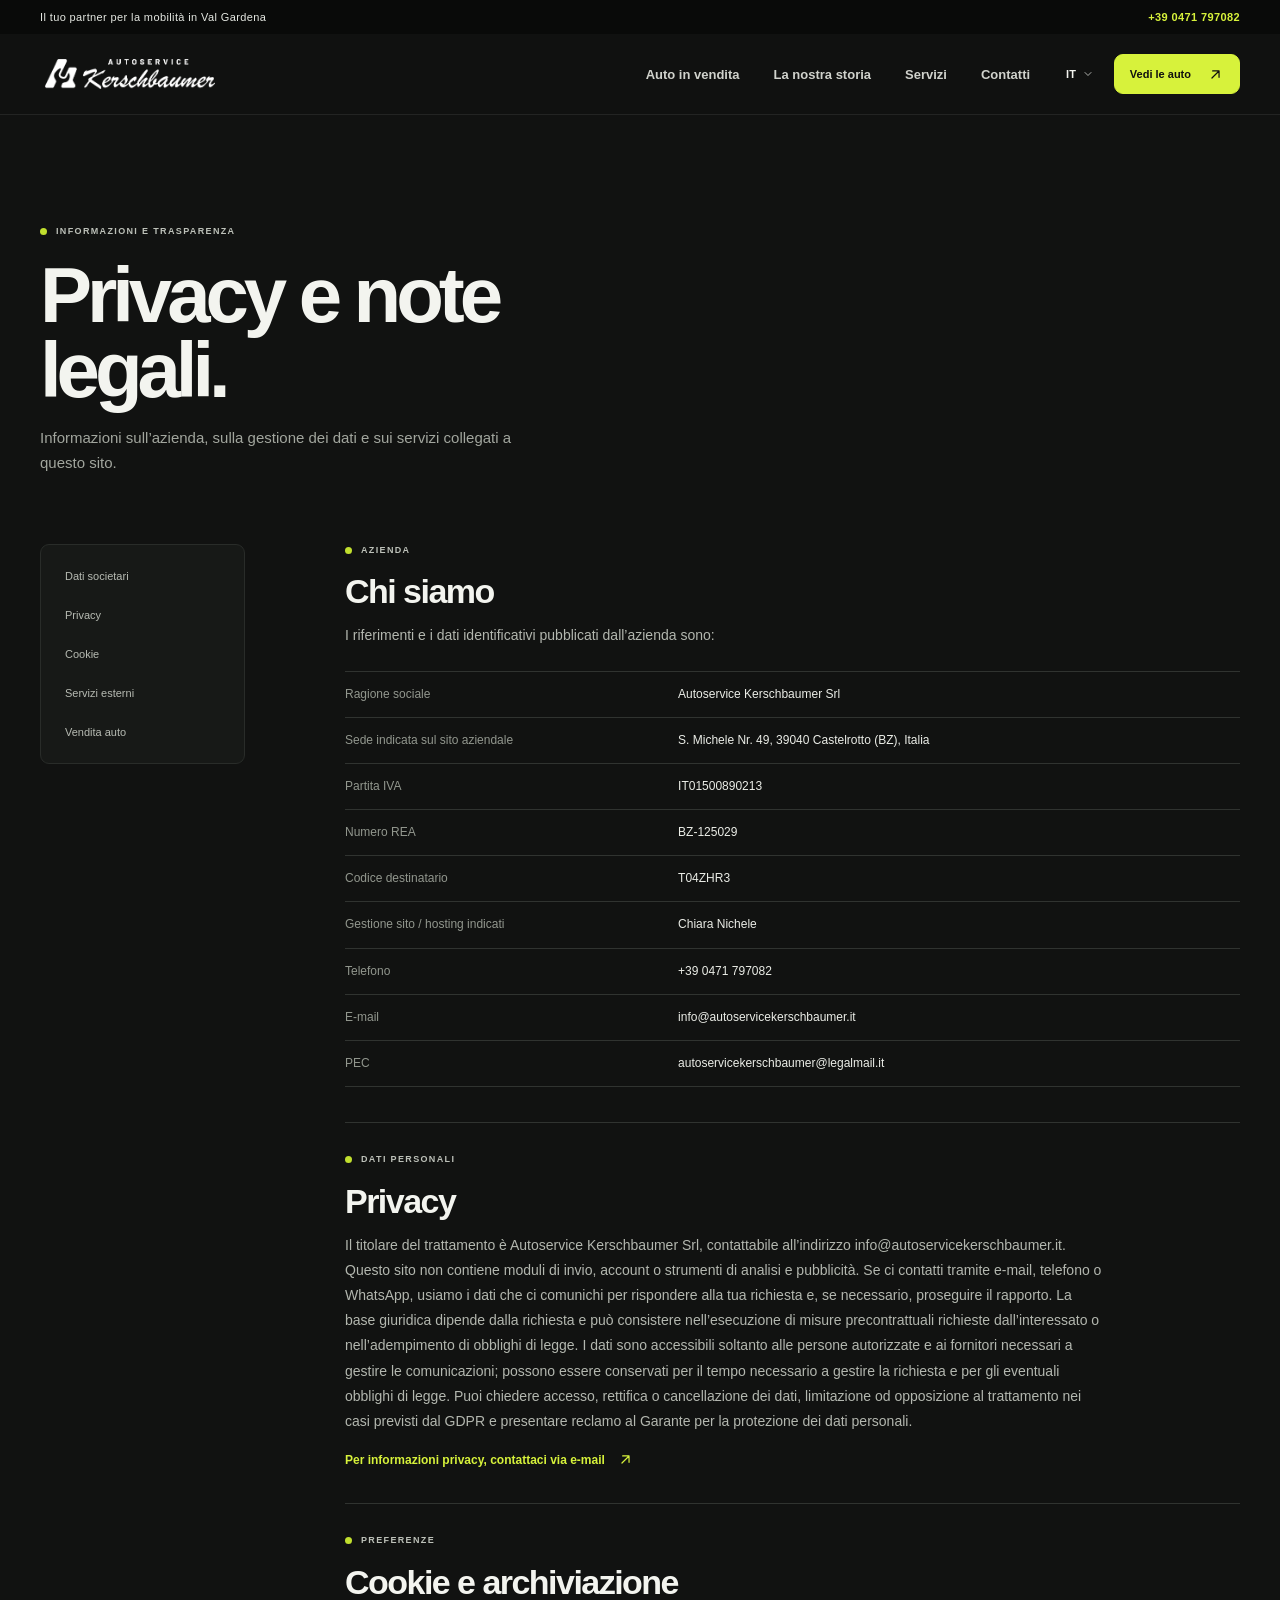
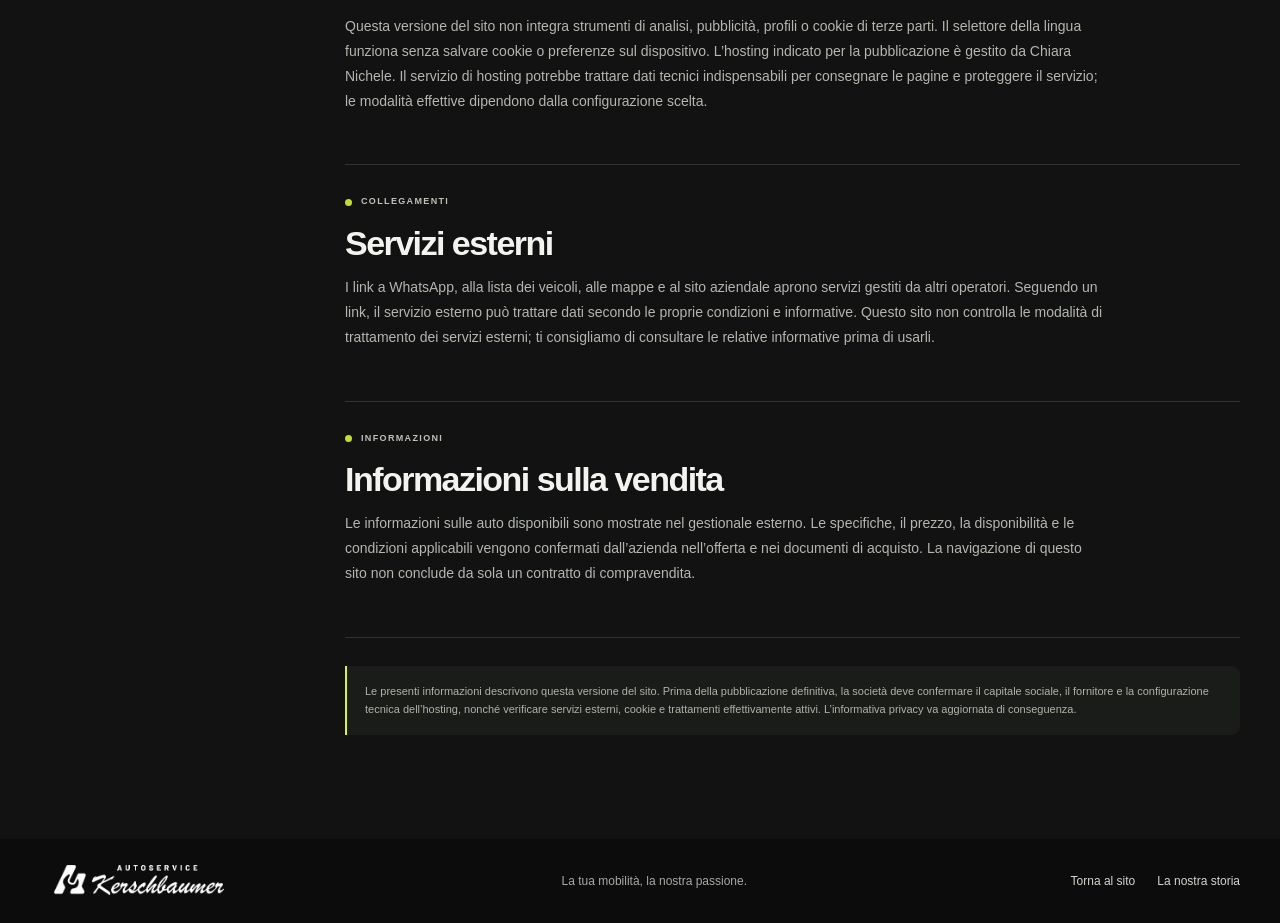
<file: legal.html>
<!doctype html>
<html lang="it">
  <head>
    <meta charset="UTF-8" />
    <meta name="viewport" content="width=device-width, initial-scale=1" />
    <meta
      name="description"
      content="Informazioni societarie, privacy, cookie e note legali di Autoservice Kerschbaumer."
    />
    <meta name="theme-color" content="#111211" />
    <title>Privacy e note legali — Autoservice Kerschbaumer</title>
    <link rel="stylesheet" href="styles.css" />
    <script src="script.js" defer></script>
  </head>
  <body data-page="legal">
    <svg class="icon-definitions" xmlns="http://www.w3.org/2000/svg" aria-hidden="true">
      <symbol id="icon-menu" viewBox="0 0 24 24"><path d="M4 7h16M4 12h16M4 17h16" /></symbol>
      <symbol id="icon-chevron-down" viewBox="0 0 24 24"><path d="m6 9 6 6 6-6" /></symbol>
      <symbol id="icon-arrow-up-right" viewBox="0 0 24 24"><path d="M7 17 17 7M8 7h9v9" /></symbol>
    </svg>
    <div class="topbar">
      <div class="shell topbar-inner">
        <span data-i18n="topbar">Il tuo partner per la mobilità in Val Gardena</span>
        <a href="tel:+390471797082">+39 0471 797082</a>
      </div>
    </div>

    <header class="site-header">
      <div class="shell header-inner">
        <a class="brand" href="index.html" aria-label="Autoservice Kerschbaumer — home" data-i18n-aria="homeAria">
          <span class="brand-logo-window"><img class="brand-logo" src="assets/ask-logo.png" alt="" /></span>
        </a>
        <button class="menu-toggle" type="button" aria-expanded="false" aria-controls="main-nav" aria-label="Apri il menu" data-i18n-aria="menu">
          <svg class="icon menu-icon" aria-hidden="true"><use href="#icon-menu" /></svg>
          <span class="sr-only" data-i18n="menu">Apri il menu</span>
        </button>
        <nav class="main-nav" id="main-nav" aria-label="Navigazione principale" data-i18n-aria="navAria">
          <a href="index.html#auto" data-i18n="navCars">Auto in vendita</a>
          <a href="history.html" data-i18n="navStory">La nostra storia</a>
          <a href="index.html#servizi" data-i18n="navServices">Servizi</a>
          <a href="index.html#contatti" data-i18n="navContact">Contatti</a>
        </nav>
        <div class="header-actions">
          <div class="language-switcher">
            <button class="language-button" type="button" aria-label="Seleziona la lingua" data-i18n-aria="languageAria" aria-expanded="false" aria-controls="language-menu">
              <span class="current-language">IT</span>
              <svg class="icon chevron-icon" aria-hidden="true"><use href="#icon-chevron-down" /></svg>
            </button>
            <div class="language-menu" id="language-menu" hidden>
              <button type="button" data-language="it">Italiano <span>IT</span></button>
              <button type="button" data-language="en">English <span>EN</span></button>
              <button type="button" data-language="de">Deutsch <span>DE</span></button>
            </div>
          </div>
          <a class="button button-dark header-cta" href="https://listaveicoli.autoservicekerschbaumer.it/lista-veicoli/" target="_blank" rel="noopener noreferrer">
            <span data-i18n="navCta">Vedi le auto</span><svg class="icon button-arrow" aria-hidden="true"><use href="#icon-arrow-up-right" /></svg>
          </a>
        </div>
      </div>
    </header>

    <main class="legal-page shell">
      <header class="legal-heading">
        <p class="eyebrow"><span class="eyebrow-dot"></span><span data-i18n="legalEyebrow">INFORMAZIONI E TRASPARENZA</span></p>
        <h1 data-i18n="legalTitle">Privacy e note<br />legali.</h1>
        <p data-i18n="legalIntro">Informazioni sull’azienda, sulla gestione dei dati e sui servizi collegati a questo sito.</p>
      </header>

      <div class="legal-grid">
        <nav class="legal-index" aria-label="Indice della pagina" data-i18n-aria="legalIndexAria">
          <a href="#societa" data-i18n="legalNavCompany">Dati societari</a>
          <a href="#privacy" data-i18n="legalNavPrivacy">Privacy</a>
          <a href="#cookie" data-i18n="legalNavCookies">Cookie</a>
          <a href="#servizi-esterni" data-i18n="legalNavExternal">Servizi esterni</a>
          <a href="#vendita" data-i18n="legalNavSales">Vendita auto</a>
        </nav>

        <div class="legal-content">
          <section class="legal-section" id="societa">
            <p class="eyebrow"><span class="eyebrow-dot"></span><span data-i18n="legalSectionCompany">AZIENDA</span></p>
            <h2 data-i18n="legalCompanyHeading">Chi siamo</h2>
            <p data-i18n="legalCompanyText">I riferimenti e i dati identificativi pubblicati dall’azienda sono:</p>
            <dl class="legal-details">
              <div><dt data-i18n="legalCompanyLabel">Ragione sociale</dt><dd>Autoservice Kerschbaumer Srl</dd></div>
              <div><dt data-i18n="legalAddressLabel">Sede indicata sul sito aziendale</dt><dd>S. Michele Nr. 49, 39040 Castelrotto (BZ), Italia</dd></div>
              <div><dt>Partita IVA</dt><dd>IT01500890213</dd></div>
              <div><dt data-i18n="legalReaLabel">Numero REA</dt><dd>BZ-125029</dd></div>
              <div><dt data-i18n="legalRecipientLabel">Codice destinatario</dt><dd>T04ZHR3</dd></div>
              <div><dt data-i18n="legalHostingLabel">Gestione sito / hosting indicati</dt><dd>Chiara Nichele</dd></div>
              <div><dt data-i18n="legalPhoneLabel">Telefono</dt><dd><a href="tel:+390471797082">+39 0471 797082</a></dd></div>
              <div><dt data-i18n="legalEmailLabel">E-mail</dt><dd><a href="mailto:info@autoservicekerschbaumer.it">info@autoservicekerschbaumer.it</a></dd></div>
              <div><dt>PEC</dt><dd><a href="mailto:autoservicekerschbaumer@legalmail.it">autoservicekerschbaumer@legalmail.it</a></dd></div>
            </dl>
          </section>

          <section class="legal-section" id="privacy">
            <p class="eyebrow"><span class="eyebrow-dot"></span><span data-i18n="legalSectionPrivacy">DATI PERSONALI</span></p>
            <h2 data-i18n="legalPrivacyHeading">Privacy</h2>
            <p data-i18n="legalPrivacyText">Il titolare del trattamento è Autoservice Kerschbaumer Srl, contattabile all’indirizzo info@autoservicekerschbaumer.it. Questo sito non contiene moduli di invio, account o strumenti di analisi e pubblicità. Se ci contatti tramite e-mail, telefono o WhatsApp, usiamo i dati che ci comunichi per rispondere alla tua richiesta e, se necessario, proseguire il rapporto. La base giuridica dipende dalla richiesta e può consistere nell’esecuzione di misure precontrattuali richieste dall’interessato o nell’adempimento di obblighi di legge. I dati sono accessibili soltanto alle persone autorizzate e ai fornitori necessari a gestire le comunicazioni; possono essere conservati per il tempo necessario a gestire la richiesta e per gli eventuali obblighi di legge. Puoi chiedere accesso, rettifica o cancellazione dei dati, limitazione od opposizione al trattamento nei casi previsti dal GDPR e presentare reclamo al Garante per la protezione dei dati personali.</p>
            <a class="legal-external-link" href="mailto:info@autoservicekerschbaumer.it">
              <span data-i18n="legalPrivacyLink">Per informazioni privacy, contattaci via e-mail</span><svg class="icon text-arrow" aria-hidden="true"><use href="#icon-arrow-up-right" /></svg>
            </a>
          </section>

          <section class="legal-section" id="cookie">
            <p class="eyebrow"><span class="eyebrow-dot"></span><span data-i18n="legalSectionCookies">PREFERENZE</span></p>
            <h2 data-i18n="legalCookieHeading">Cookie e archiviazione</h2>
            <p data-i18n="legalCookieText">Questa versione del sito non integra strumenti di analisi, pubblicità, profili o cookie di terze parti. Il selettore della lingua funziona senza salvare cookie o preferenze sul dispositivo. L’hosting indicato per la pubblicazione è gestito da Chiara Nichele. Il servizio di hosting potrebbe trattare dati tecnici indispensabili per consegnare le pagine e proteggere il servizio; le modalità effettive dipendono dalla configurazione scelta.</p>
          </section>

          <section class="legal-section" id="servizi-esterni">
            <p class="eyebrow"><span class="eyebrow-dot"></span><span data-i18n="legalSectionExternal">COLLEGAMENTI</span></p>
            <h2 data-i18n="legalExternalHeading">Servizi esterni</h2>
            <p data-i18n="legalExternalText">I link a WhatsApp, alla lista dei veicoli, alle mappe e al sito aziendale aprono servizi gestiti da altri operatori. Seguendo un link, il servizio esterno può trattare dati secondo le proprie condizioni e informative. Questo sito non controlla le modalità di trattamento dei servizi esterni; ti consigliamo di consultare le relative informative prima di usarli.</p>
          </section>

          <section class="legal-section" id="vendita">
            <p class="eyebrow"><span class="eyebrow-dot"></span><span data-i18n="legalSectionSales">INFORMAZIONI</span></p>
            <h2 data-i18n="legalSalesHeading">Informazioni sulla vendita</h2>
            <p data-i18n="legalSalesText">Le informazioni sulle auto disponibili sono mostrate nel gestionale esterno. Le specifiche, il prezzo, la disponibilità e le condizioni applicabili vengono confermati dall’azienda nell’offerta e nei documenti di acquisto. La navigazione di questo sito non conclude da sola un contratto di compravendita.</p>
          </section>

          <p class="legal-disclaimer" data-i18n="legalDisclaimer">Le presenti informazioni descrivono questa versione del sito. Prima della pubblicazione definitiva, la società deve confermare il capitale sociale, il fornitore e la configurazione tecnica dell’hosting, nonché verificare servizi esterni, cookie e trattamenti effettivamente attivi. L’informativa privacy va aggiornata di conseguenza.</p>
        </div>
      </div>
    </main>

    <footer class="site-footer">
      <div class="shell footer-inner">
        <a class="brand footer-brand" href="index.html" aria-label="Autoservice Kerschbaumer — home" data-i18n-aria="homeAria">
          <span class="brand-logo-window"><img class="brand-logo" src="assets/ask-logo.png" alt="" /></span>
        </a>
        <span data-i18n="footerNote">La tua mobilità, la nostra passione.</span>
        <div class="footer-links">
          <a href="index.html" data-i18n="legalBackHome">Torna al sito</a>
          <a href="history.html" data-i18n="navStory">La nostra storia</a>
        </div>
      </div>
    </footer>
  </body>
</html>
</file>
<file: styles.css>
:root {
  color-scheme: dark;
  --ink: #f3f4ef;
  --muted: #a2a69e;
  --lime: #d7f23b;
  --lime-dark: #c1df2e;
  --paper: #111211;
  --white: #fff;
  --line: #303330;
  --font: Aptos, "Segoe UI", Arial, sans-serif;
  --surface: #1b1d1b;
  --surface-hover: #242724;
}

* {
  box-sizing: border-box;
}

html {
  scroll-behavior: smooth;
  scroll-padding-top: 92px;
}

body {
  margin: 0;
  background: var(--paper);
  color: var(--ink);
  font-family: var(--font);
  -webkit-font-smoothing: antialiased;
}

button,
a {
  font: inherit;
}

a {
  color: inherit;
  text-decoration: none;
}

img {
  display: block;
  max-width: 100%;
}

.shell {
  width: min(1200px, calc(100% - 64px));
  margin-inline: auto;
}

.topbar {
  min-height: 34px;
  background: var(--ink);
  color: #e5e8e2;
  font-size: 11px;
  letter-spacing: .035em;
}

.topbar-inner {
  min-height: 34px;
  display: flex;
  align-items: center;
  justify-content: space-between;
}

.topbar a {
  color: var(--lime);
  font-weight: 650;
}

.site-header {
  position: sticky;
  z-index: 20;
  top: 0;
  background: rgb(247 248 245 / 94%);
  border-bottom: 1px solid rgb(21 23 21 / 7%);
  backdrop-filter: blur(16px);
}

.header-inner {
  min-height: 80px;
  display: flex;
  align-items: center;
  justify-content: space-between;
  gap: 36px;
}

.brand {
  display: inline-flex;
  align-items: center;
  flex: 0 0 auto;
}

.brand-logo-window {
  position: relative;
  width: 180px;
  height: 43px;
  overflow: hidden;
}

.brand-logo {
  position: absolute;
  top: -24px;
  left: 0;
  width: 180px;
  height: 90px;
  max-width: none;
  mix-blend-mode: multiply;
}

.main-nav,
.header-actions {
  display: flex;
  align-items: center;
}

.main-nav {
  gap: 34px;
  margin-left: auto;
}

.main-nav a {
  color: #51564f;
  font-size: 13px;
  font-weight: 600;
  transition: color .2s ease;
}

.main-nav a:hover,
.main-nav a:focus-visible {
  color: var(--ink);
}

.header-actions {
  gap: 20px;
}

.language-switcher {
  position: relative;
}

.language-button {
  display: inline-flex;
  align-items: center;
  gap: 6px;
  padding: 8px 0;
  border: 0;
  background: transparent;
  color: var(--ink);
  cursor: pointer;
  font-size: 11px;
  font-weight: 750;
}

.language-button svg {
  width: 12px;
  fill: none;
  stroke: currentColor;
  stroke-linecap: round;
  stroke-linejoin: round;
  stroke-width: 1.4;
}

.language-menu {
  position: absolute;
  top: calc(100% + 10px);
  right: -12px;
  z-index: 30;
  width: 150px;
  padding: 6px;
  border: 1px solid var(--line);
  border-radius: 10px;
  background: var(--white);
  box-shadow: 0 14px 38px rgb(21 23 21 / 12%);
}

.language-menu button {
  display: flex;
  width: 100%;
  align-items: center;
  justify-content: space-between;
  padding: 10px;
  border: 0;
  border-radius: 6px;
  background: transparent;
  color: var(--ink);
  cursor: pointer;
  font-size: 12px;
  text-align: left;
}

.language-menu button:hover,
.language-menu button[aria-current="true"] {
  background: #f0f2ec;
}

.language-menu button span {
  color: var(--muted);
  font-size: 10px;
  font-weight: 700;
}

.button {
  min-height: 48px;
  display: inline-flex;
  align-items: center;
  justify-content: center;
  gap: 22px;
  padding: 0 18px;
  border: 1px solid transparent;
  border-radius: 4px;
  font-size: 12px;
  font-weight: 750;
  transition: background .2s ease, transform .2s ease;
}

.button:hover {
  transform: translateY(-2px);
}

.button-dark {
  background: var(--ink);
  color: var(--white);
}

.button-dark:hover {
  background: #30362e;
}

.button-lime {
  background: var(--lime);
  color: var(--ink);
}

.button-lime:hover {
  background: var(--lime-dark);
}

.button-arrow {
  font-size: 17px;
  font-weight: 400;
  line-height: 1;
}

.header-cta {
  min-height: 40px;
  gap: 16px;
  padding-inline: 15px;
  font-size: 11px;
}

.menu-toggle {
  display: none;
}

.hero {
  display: grid;
  min-height: 570px;
  grid-template-columns: .92fr 1.08fr;
  align-items: center;
  gap: 48px;
  padding-block: 46px 62px;
}

.hero-copy {
  padding-block: 24px;
}

.eyebrow {
  display: flex;
  align-items: center;
  gap: 9px;
  margin: 0;
  color: #636a60;
  font-size: 9px;
  font-weight: 750;
  letter-spacing: .15em;
  line-height: 1.5;
}

.eyebrow-dot {
  width: 7px;
  height: 7px;
  flex: 0 0 7px;
  border-radius: 50%;
  background: var(--lime-dark);
}

h1,
h2,
h3,
p {
  margin-top: 0;
}

.hero h1 {
  max-width: 540px;
  margin: 22px 0 19px;
  font-size: clamp(45px, 4.2vw, 62px);
  font-weight: 700;
  letter-spacing: -.06em;
  line-height: .98;
  white-space: pre-line;
}

.hero-description {
  max-width: 440px;
  margin-bottom: 26px;
  color: var(--muted);
  font-size: 15px;
  line-height: 1.7;
}

.hero-actions {
  display: flex;
  align-items: center;
  flex-wrap: wrap;
  gap: 19px 23px;
}

.text-link {
  display: inline-flex;
  align-items: center;
  gap: 12px;
  color: var(--ink);
  font-size: 12px;
  font-weight: 700;
}

.text-link > span:last-child {
  font-size: 16px;
  font-weight: 400;
  transition: transform .2s ease;
}

.text-link:hover > span:last-child {
  transform: translateX(4px);
}

.hero-note {
  display: flex;
  align-items: center;
  gap: 10px;
  margin-top: 48px;
  color: #666d63;
  font-size: 11px;
  font-weight: 550;
}

.note-icon {
  display: grid;
  width: 24px;
  height: 24px;
  place-items: center;
  border-radius: 50%;
  background: #eaf1df;
  color: #657e30;
  font-size: 12px;
}

.hero-visual {
  position: relative;
  height: 454px;
  min-width: 0;
}

.hero-visual::before {
  position: absolute;
  top: -15px;
  right: -15px;
  width: 126px;
  height: 126px;
  border-top: 1px solid var(--lime-dark);
  border-right: 1px solid var(--lime-dark);
  content: "";
}

.photo-label {
  position: absolute;
  right: 18px;
  bottom: 18px;
  display: flex;
  min-width: 230px;
  align-items: center;
  gap: 13px;
  padding: 14px 16px;
  background: var(--white);
  box-shadow: 0 10px 30px rgb(21 23 21 / 12%);
}

.photo-label-icon {
  display: grid;
  width: 34px;
  height: 34px;
  place-items: center;
  border-radius: 50%;
  background: var(--lime);
  font-size: 16px;
}

.photo-label strong,
.photo-label small {
  display: block;
}

.photo-label strong {
  margin-bottom: 3px;
  font-size: 12px;
}

.photo-label small {
  color: var(--muted);
  font-size: 10px;
}

.hero-index {
  position: absolute;
  top: 50%;
  left: -32px;
  display: flex;
  align-items: center;
  gap: 8px;
  color: #fff;
  font-size: 9px;
  font-weight: 700;
  transform: translateY(-50%) rotate(-90deg);
  transform-origin: center;
}

.index-line {
  width: 32px;
  height: 1px;
  background: var(--lime);
}

.section-pad {
  padding-block: 104px;
}

.inventory {
  background: var(--white);
}

.section-heading {
  display: flex;
  align-items: flex-end;
  justify-content: space-between;
  gap: 48px;
  margin-bottom: 39px;
}

.section-heading h2,
.contact-copy h2 {
  margin: 14px 0 0;
  font-size: clamp(34px, 4vw, 52px);
  font-weight: 680;
  letter-spacing: -.055em;
  line-height: 1.03;
  white-space: pre-line;
}

.section-intro {
  max-width: 385px;
  margin-bottom: 4px;
  color: var(--muted);
  font-size: 14px;
  line-height: 1.75;
}

.inventory-card {
  display: grid;
  min-height: 380px;
  grid-template-columns: 1.08fr .92fr;
  background: var(--paper);
}

.inventory-image-wrap {
  position: relative;
  min-height: 380px;
  overflow: hidden;
}

.inventory-image-wrap img {
  width: 100%;
  height: 100%;
  position: absolute;
  object-fit: cover;
  inset: 0;
  transition: transform .5s ease;
}

.inventory-card:hover .inventory-image-wrap img {
  transform: scale(1.025);
}

.image-tag {
  position: absolute;
  bottom: 18px;
  left: 18px;
  display: flex;
  align-items: center;
  gap: 8px;
  padding: 10px 12px;
  background: rgb(255 255 255 / 94%);
  font-size: 10px;
  font-weight: 700;
}

.image-tag span:first-child {
  width: 7px;
  height: 7px;
  border-radius: 50%;
  background: var(--lime-dark);
}

.inventory-content {
  display: flex;
  align-items: flex-start;
  flex-direction: column;
  justify-content: center;
  padding: 44px clamp(32px, 6vw, 82px);
}

.card-number {
  margin-bottom: 23px;
  color: #858a82;
  font-size: 9px;
  font-weight: 700;
  letter-spacing: .16em;
}

.inventory-content h3 {
  margin: 0 0 15px;
  font-size: clamp(30px, 3.2vw, 43px);
  font-weight: 680;
  letter-spacing: -.05em;
  line-height: 1.04;
  white-space: pre-line;
}

.inventory-content p {
  max-width: 370px;
  margin-bottom: 24px;
  color: var(--muted);
  font-size: 13px;
  line-height: 1.7;
}

.inventory-content .button {
  margin-bottom: 17px;
}

.inventory-email {
  display: inline-flex;
  min-height: 42px;
  align-items: center;
  gap: 10px;
  padding: 0 14px;
  border: 1px solid #d9ddd4;
  border-radius: 7px;
  color: #333830;
  font-size: 12px;
  font-weight: 650;
  transition: border-color .2s ease, background .2s ease;
}

.inventory-email:hover {
  border-color: #aebd70;
  background: #f5f7ee;
}

.inventory-email .icon {
  width: 16px;
  height: 16px;
  flex: 0 0 16px;
}

.inventory-email .text-arrow {
  width: 14px;
  height: 14px;
}

.benefits {
  display: grid;
  grid-template-columns: repeat(3, 1fr);
  padding-top: 27px;
}

.benefit {
  display: flex;
  align-items: flex-start;
  padding-inline: 23px;
  border-right: 1px solid var(--line);
}

.benefit:first-child {
  padding-left: 0;
}

.benefit:last-child {
  border-right: 0;
}

.benefit-icon {
  display: grid;
  width: 30px;
  height: 30px;
  flex: 0 0 30px;
  place-items: center;
  border: 1px solid #daddd6;
  border-radius: 50%;
  color: #53594f;
  font-size: 9px;
  font-weight: 700;
}

.benefit strong,
.benefit small {
  display: block;
}

.benefit strong {
  margin: 2px 0 4px;
  font-size: 12px;
}

.benefit small {
  color: var(--muted);
  font-size: 10px;
  line-height: 1.5;
}

.services {
  background: #f0f2ed;
}

.services.section-pad {
  padding-block: clamp(68px, 8vw, 100px);
}

.services-grid {
  display: grid;
  grid-template-columns: 1fr 1fr;
  gap: clamp(14px, 2vw, 22px);
}

.service-feature {
  position: relative;
  min-height: 440px;
  overflow: hidden;
  background: #20231f;
  color: var(--white);
}

.service-feature::after {
  position: absolute;
  z-index: 1;
  background: linear-gradient(180deg, rgb(0 0 0 / 4%) 0%, rgb(0 0 0 / 82%) 100%);
  content: "";
  inset: 0;
}

.service-feature > img {
  width: 100%;
  height: 100%;
  position: absolute;
  object-fit: cover;
  inset: 0;
}

.service-feature-content {
  position: absolute;
  z-index: 2;
  right: 31px;
  bottom: 30px;
  left: 31px;
}

.service-feature-content .eyebrow {
  color: #d3d8d0;
}

.service-feature-content h3 {
  max-width: 380px;
  margin: 13px 0 10px;
  font-size: clamp(26px, 3vw, 38px);
  font-weight: 650;
  letter-spacing: -.045em;
  line-height: 1.02;
}

.service-feature-content > p:not(.eyebrow) {
  max-width: 410px;
  margin-bottom: 15px;
  color: #d2d5cf;
  font-size: 12px;
  line-height: 1.6;
}

.service-feature-content .text-link {
  color: var(--lime);
  font-size: 11px;
}

.service-list {
  display: grid;
  align-content: stretch;
  background: var(--white);
}

.service-row {
  display: grid;
  width: 100%;
  min-height: 84px;
  grid-template-columns: 36px 1fr 18px;
  align-items: center;
  gap: 14px;
  padding: 13px 18px;
  appearance: none;
  border: 0;
  border-bottom: 1px solid var(--line);
  background: #1b1d1b;
  color: var(--ink);
  cursor: pointer;
  font: inherit;
  transition: background .22s ease, color .22s ease;
  text-align: left;
}

.service-row:last-child {
  border-bottom: 0;
}

.service-row:hover {
  background: var(--lime);
  color: #11130e;
}

.service-row:focus-visible {
  background: var(--lime);
  color: #11130e;
}

.service-icon {
  display: grid;
  width: 34px;
  height: 34px;
  place-items: center;
  border-radius: 50%;
  background: #2c3026;
  color: var(--lime);
  transition: background .22s ease, color .22s ease;
}

.service-row:hover .service-icon,
.service-row:focus-visible .service-icon {
  background: rgb(17 19 14 / 12%);
  color: #11130e;
  font-size: 15px;
}

.service-row strong,
.service-row small {
  display: block;
}

.service-row strong {
  margin-bottom: 5px;
  font-size: 12px;
}

.service-row small {
  color: var(--muted);
  font-size: 10px;
}

.service-row:hover small,
.service-row:focus-visible small {
  color: #25291c;
}

.row-arrow {
  color: #888e84;
  font-size: 14px;
  transition: transform .2s ease, color .22s ease;
}

.service-row:hover .row-arrow {
  color: #11130e;
  transform: translate(2px, -2px);
}

.contact {
  background: var(--ink);
  color: var(--white);
}

.contact-panel {
  display: grid;
  grid-template-columns: 1fr .78fr;
  gap: 70px;
}

.contact-copy .eyebrow {
  color: #b8c0b3;
}

.contact-copy h2 {
  margin-block: 16px;
  font-size: clamp(38px, 4.5vw, 58px);
}

.contact-copy > p:not(.eyebrow) {
  max-width: 410px;
  margin-bottom: 23px;
  color: #b6bcb3;
  font-size: 13px;
  line-height: 1.7;
}

.contact-copy .button {
  gap: 11px;
}

.contact-copy .button svg,
.floating-whatsapp svg {
  width: 18px;
  height: 18px;
  fill: currentColor;
}

.contact-details {
  display: grid;
  align-content: center;
}

.contact-detail {
  display: flex;
  flex-direction: column;
  align-items: flex-start;
  gap: 7px;
  padding-block: 19px;
  border-bottom: 1px solid #393d38;
}

.contact-detail:last-child {
  border-bottom: 0;
}

.detail-label {
  margin-bottom: 3px;
  color: #92988f;
  font-size: 9px;
  font-weight: 750;
  letter-spacing: .14em;
}

.contact-detail a {
  position: relative;
  font-size: 12px;
  line-height: 1.6;
}

.contact-detail a:hover {
  color: var(--lime);
}

.detail-arrow {
  margin-left: 10px;
  color: var(--lime);
}

.site-footer {
  background: #101210;
  color: #a5aaa2;
  font-size: 10px;
}

.footer-inner {
  min-height: 84px;
  display: flex;
  align-items: center;
  justify-content: space-between;
  gap: 24px;
}

.footer-brand {
  padding: 4px 9px;
  border-radius: 3px;
  background: var(--white);
}

.site-footer a:last-child {
  color: #d2d6cf;
}

.site-footer a:last-child span {
  margin-left: 4px;
  color: var(--lime);
}

.footer-links {
  display: flex;
  align-items: center;
  gap: 22px;
}

.footer-links a {
  color: #d2d6cf;
}

.footer-links a:hover {
  color: var(--lime);
}

.floating-whatsapp {
  position: fixed;
  z-index: 15;
  right: 24px;
  bottom: 23px;
  display: grid;
  width: 52px;
  height: 52px;
  place-items: center;
  border: 1px solid rgb(255 255 255 / 18%);
  border-radius: 50%;
  background: #25d366;
  color: #fff;
  box-shadow: 0 8px 24px rgb(0 0 0 / 42%);
  transition: transform .2s ease, background .2s ease, box-shadow .2s ease;
}

.floating-whatsapp:hover {
  background: #1ebe5d;
  box-shadow: 0 11px 30px rgb(0 0 0 / 52%);
  transform: translateY(-3px);
}

.sr-only {
  position: absolute;
  width: 1px;
  height: 1px;
  overflow: hidden;
  clip: rect(0, 0, 0, 0);
  white-space: nowrap;
  clip-path: inset(50%);
}

:focus-visible {
  outline: 2px solid var(--lime);
  outline-offset: 4px;
}

@media (min-width: 1500px) {
  .hero {
    min-height: 620px;
  }

  .hero-visual {
    height: 490px;
  }
}

@media (max-width: 920px) {
  .shell {
    width: min(100% - 48px, 720px);
  }

  .header-inner {
    gap: 20px;
  }

  .main-nav {
    gap: 19px;
  }

  .header-actions {
    gap: 13px;
  }

  .hero {
    min-height: 500px;
    grid-template-columns: .9fr 1.1fr;
    gap: 27px;
    padding-block: 45px;
  }

  .hero-visual {
    height: 390px;
  }

  .hero h1 {
    font-size: clamp(43px, 6vw, 59px);
  }

  .hero-note {
    margin-top: 31px;
  }

  .section-pad {
    padding-block: 78px;
  }

  .inventory-content {
    padding-inline: 35px;
  }

  .contact-panel {
    gap: 38px;
  }
}

@media (max-width: 680px) {
  html {
    scroll-padding-top: 75px;
  }

  .shell {
    width: calc(100% - 40px);
  }

  .topbar {
    font-size: 9px;
  }

  .topbar-inner {
    min-height: 31px;
  }

  .header-inner {
    min-height: 68px;
    gap: 12px;
  }

  .brand-logo-window {
    width: 155px;
    height: 38px;
  }

  .brand-logo {
    top: -21px;
    width: 155px;
    height: 77.5px;
  }

  .menu-toggle {
    width: 34px;
    height: 34px;
    display: grid;
    align-content: center;
    justify-items: center;
    gap: 5px;
    margin-left: auto;
    padding: 0;
    border: 0;
    background: transparent;
  }

  .menu-toggle > span:not(.sr-only) {
    width: 19px;
    height: 1px;
    background: var(--ink);
  }

  .main-nav {
    position: absolute;
    top: 100%;
    right: 0;
    left: 0;
    display: none;
    align-items: stretch;
    flex-direction: column;
    gap: 0;
    padding: 8px 20px 16px;
    border-bottom: 1px solid var(--line);
    background: var(--paper);
  }

  .main-nav.is-open {
    display: flex;
  }

  .main-nav a {
    padding: 13px 0;
    border-bottom: 1px solid var(--line);
    font-size: 13px;
  }

  .main-nav a:last-child {
    border-bottom: 0;
  }

  .header-actions {
    gap: 12px;
  }

  .header-cta {
    min-height: 36px;
    gap: 7px;
    padding-inline: 10px;
    font-size: 10px;
  }

  .header-cta .button-arrow {
    font-size: 14px;
  }

  .language-menu {
    right: -8px;
  }

  .hero {
    display: flex;
    min-height: 0;
    flex-direction: column;
    align-items: stretch;
    gap: 28px;
    padding-block: 47px 55px;
  }

  .hero-copy {
    padding-block: 0;
  }

  .hero h1 {
    margin-top: 18px;
    font-size: clamp(46px, 12vw, 65px);
  }

  .hero-description {
    max-width: 480px;
    margin-bottom: 21px;
    font-size: 14px;
  }

  .hero-actions {
    align-items: flex-start;
    flex-direction: column;
    gap: 17px;
  }

  .hero-note {
    margin-top: 24px;
    font-size: 10px;
  }

  .hero-visual {
    height: clamp(260px, 67vw, 390px);
    margin-right: 9px;
  }

  .hero-visual::before {
    top: -9px;
    right: -9px;
    width: 75px;
    height: 75px;
  }

  .hero-index {
    left: -27px;
  }

  .photo-label {
    right: 10px;
    bottom: 10px;
    min-width: 0;
    gap: 9px;
    padding: 9px 11px;
  }

  .photo-label-icon {
    width: 29px;
    height: 29px;
  }

  .photo-label strong {
    font-size: 10px;
  }

  .photo-label small {
    font-size: 9px;
  }

  .section-pad {
    padding-block: 66px;
  }

  .section-heading {
    display: block;
    margin-bottom: 25px;
  }

  .section-heading h2,
  .contact-copy h2 {
    font-size: clamp(35px, 9vw, 48px);
  }

  .section-intro {
    max-width: 500px;
    margin-top: 16px;
    font-size: 13px;
  }

  .inventory-card {
    grid-template-columns: 1fr;
  }

  .inventory-image-wrap {
    min-height: 0;
    aspect-ratio: 1.28;
  }

  .inventory-content {
    padding: 29px 23px 31px;
  }

  .card-number {
    margin-bottom: 15px;
  }

  .inventory-content h3 {
    font-size: 36px;
  }

  .inventory-content p {
    margin-bottom: 18px;
  }

  .benefits {
    grid-template-columns: 1fr;
    padding-top: 18px;
  }

  .benefit,
  .benefit:first-child {
    padding: 14px 0;
    border-right: 0;
    border-bottom: 1px solid var(--line);
  }

  .benefit:last-child {
    border-bottom: 0;
  }

  .services-grid {
    grid-template-columns: 1fr;
    gap: 15px;
  }

  .service-feature {
    min-height: 355px;
  }

  .service-feature-content {
    right: 21px;
    bottom: 22px;
    left: 21px;
  }

  .service-row {
    min-height: 79px;
    grid-template-columns: 34px 1fr 16px;
    gap: 11px;
    padding-inline: 13px;
  }

  .service-row small {
    line-height: 1.4;
  }

  .contact-panel {
    grid-template-columns: 1fr;
    gap: 28px;
  }

  .contact-copy h2 {
    font-size: clamp(37px, 10vw, 52px);
  }

  .contact-details {
    border-top: 1px solid #393d38;
  }

  .contact-detail {
    padding-block: 15px;
  }

  .footer-inner {
    min-height: 120px;
    align-items: flex-start;
    justify-content: center;
    flex-direction: column;
    gap: 10px;
    padding-block: 17px;
  }

  .footer-links {
    align-items: flex-start;
    flex-direction: column;
    gap: 6px;
  }

  .floating-whatsapp {
    right: 15px;
    bottom: 15px;
    width: 48px;
    height: 48px;
  }
}

.legal-page {
  padding-block: clamp(58px, 9vw, 110px) 104px;
}

.legal-heading {
  max-width: 740px;
  margin-bottom: 68px;
}

.legal-heading h1 {
  margin: 19px 0 16px;
  font-size: clamp(48px, 7vw, 78px);
  font-weight: 650;
  letter-spacing: -.065em;
  line-height: .97;
}

.legal-heading > p:last-child {
  max-width: 520px;
  margin: 0;
  color: var(--muted);
  font-size: 15px;
  line-height: 1.7;
}

.legal-grid {
  display: grid;
  grid-template-columns: 205px minmax(0, 1fr);
  align-items: start;
  gap: clamp(40px, 8vw, 100px);
}

.legal-index {
  position: sticky;
  top: 110px;
  display: grid;
  gap: 5px;
  padding: 14px;
  border: 1px solid #292c29;
  border-radius: var(--radius);
  background: #171917;
}

.legal-index a {
  padding: 11px 10px;
  border-radius: 5px;
  color: #b7bbb3;
  font-size: 11px;
  transition: background .2s ease, color .2s ease;
}

.legal-index a:hover {
  background: #272a26;
  color: var(--lime);
}

.legal-content {
  min-width: 0;
}

.legal-section {
  padding-block: 30px 35px;
  border-bottom: 1px solid #303330;
  scroll-margin-top: 105px;
}

.legal-section:first-child {
  padding-top: 0;
}

.legal-section h2 {
  margin: 15px 0 12px;
  font-size: clamp(25px, 3vw, 34px);
  font-weight: 630;
  letter-spacing: -.045em;
}

.legal-section > p:not(.eyebrow) {
  max-width: 760px;
  margin-bottom: 15px;
  color: #b3b7af;
  font-size: 13px;
  line-height: 1.8;
}

.legal-details {
  margin: 22px 0 0;
  border-top: 1px solid #303330;
}

.legal-details > div {
  display: grid;
  grid-template-columns: minmax(170px, .55fr) 1fr;
  gap: 24px;
  padding: 13px 0;
  border-bottom: 1px solid #303330;
}

.legal-details dt,
.legal-details dd {
  margin: 0;
  font-size: 12px;
  line-height: 1.6;
}

.legal-details dt {
  color: #92978e;
}

.legal-details dd {
  color: #ebede7;
  overflow-wrap: anywhere;
}

.legal-details dd a:hover,
.legal-external-link:hover {
  color: var(--lime);
}

.legal-external-link {
  display: inline-flex;
  align-items: center;
  gap: 12px;
  margin-top: 2px;
  color: var(--lime);
  font-size: 12px;
  font-weight: 650;
}

.legal-external-link span:last-child {
  font-size: 16px;
}

.legal-disclaimer {
  margin: 28px 0 0;
  padding: 16px 18px;
  border-left: 2px solid var(--lime);
  border-radius: 0 var(--radius) var(--radius) 0;
  background: #1a1c19;
  color: #aeb3a8;
  font-size: 11px;
  line-height: 1.7;
}

@media (max-width: 680px) {
  .legal-page {
    padding-block: 48px 66px;
  }

  .legal-heading {
    margin-bottom: 38px;
  }

  .legal-heading h1 {
    font-size: 52px;
  }

  .legal-heading > p:last-child {
    font-size: 13px;
  }

  .legal-grid {
    grid-template-columns: 1fr;
    gap: 27px;
  }

  .legal-index {
    position: static;
    grid-template-columns: repeat(2, minmax(0, 1fr));
    gap: 3px;
    padding: 9px;
  }

  .legal-index a {
    padding: 10px 8px;
    font-size: 10px;
  }

  .legal-section {
    padding-block: 24px 27px;
  }

  .legal-section:first-child {
    padding-top: 0;
  }

  .legal-section > p:not(.eyebrow) {
    font-size: 12px;
  }

  .legal-details > div {
    grid-template-columns: 1fr;
    gap: 3px;
    padding: 11px 0;
  }

  .legal-details dd {
    font-size: 11px;
  }
}

@media (prefers-reduced-motion: reduce) {
  *,
  *::before,
  *::after {
    scroll-behavior: auto !important;
    transition-duration: .01ms !important;
  }
}

.intro-scroll-space {
  display: none;
  height: 100vh;
  height: 100svh;
}

.site-intro[hidden] {
  display: none;
}

.intro-active {
  overscroll-behavior-y: contain;
}

.intro-active .intro-scroll-space {
  display: block;
}

.site-intro {
  --intro-progress: 0;
  --intro-opacity: 1;
  --intro-logo-opacity: 1;
  --intro-hint-opacity: 1;
  position: fixed;
  z-index: 100;
  inset: 0;
  display: grid;
  overflow: hidden;
  place-items: center;
  background: #090a09;
  opacity: var(--intro-opacity);
  pointer-events: auto;
  will-change: opacity;
}

.intro-stage {
  position: relative;
  display: grid;
  width: 100%;
  height: 100%;
  place-items: center;
}

.intro-logo-window {
  position: relative;
  width: min(30vw, 360px);
  height: min(15vw, 180px);
  overflow: hidden;
  opacity: var(--intro-logo-opacity);
  will-change: opacity;
}

.intro-logo {
  position: absolute;
  top: -50%;
  left: 0;
  width: 100%;
  height: 200%;
  max-width: none;
  object-fit: contain;
  filter: brightness(0) invert(1);
}

.intro-instruction {
  position: absolute;
  bottom: clamp(46px, 8vh, 86px);
  left: 50%;
  display: flex;
  align-items: center;
  flex-direction: column;
  gap: 12px;
  color: var(--lime);
  font-size: 11px;
  font-weight: 650;
  letter-spacing: .12em;
  opacity: var(--intro-hint-opacity);
  text-transform: uppercase;
  transform: translateX(-50%);
  white-space: nowrap;
}

.intro-scroll-cue {
  display: grid;
  width: 38px;
  height: 38px;
  place-items: center;
  border: 1px solid rgb(215 242 59 / 45%);
  border-radius: 50%;
  animation: intro-cue 1.8s ease-in-out infinite;
}

.intro-scroll-cue .icon {
  width: 17px;
  height: 17px;
}

.intro-skip {
  position: absolute;
  right: clamp(20px, 4vw, 56px);
  bottom: clamp(23px, 4vh, 42px);
  padding: 8px 0;
  border: 0;
  background: transparent;
  color: #a9ada5;
  cursor: pointer;
  font-size: 11px;
  text-decoration: underline;
  text-decoration-color: transparent;
  text-underline-offset: 4px;
  transition: color .2s ease, text-decoration-color .2s ease;
}

.intro-skip:hover {
  color: var(--lime);
  text-decoration-color: currentColor;
}

@keyframes intro-cue {
  0%,
  100% {
    transform: translateY(0);
  }

  50% {
    transform: translateY(5px);
  }
}

@media (max-width: 680px) {
  .intro-logo-window {
    width: min(30vw, 144px);
    height: min(15vw, 72px);
  }

  .intro-instruction {
    bottom: 80px;
    font-size: 10px;
  }
}

@media (prefers-reduced-motion: reduce) {
  .intro-scroll-space,
  .site-intro,
  .intro-active .intro-scroll-space {
    display: none !important;
  }
}

.service-details-trigger {
  padding: 0;
  border: 0;
  background: transparent;
  cursor: pointer;
  font-family: inherit;
}

.service-contact-dialog {
  width: min(520px, calc(100% - 32px));
  max-width: none;
  padding: 0;
  border: 1px solid #383d35;
  border-radius: 12px;
  background: #171917;
  color: var(--ink);
  box-shadow: 0 24px 90px rgb(0 0 0 / 45%);
}

.service-contact-dialog::backdrop {
  background: rgb(5 6 5 / 78%);
  backdrop-filter: blur(5px);
}

.service-dialog-content {
  padding: clamp(24px, 5vw, 36px);
}

.service-dialog-back {
  display: grid;
  width: 38px;
  height: 38px;
  margin: 0 0 28px;
  padding: 0;
  border: 0;
  background: transparent;
  color: var(--lime);
  cursor: pointer;
  font-family: inherit;
}

.service-dialog-back:hover {
  color: var(--lime);
}

.service-dialog-back-icon {
  display: grid;
  width: 38px;
  height: 38px;
  flex: 0 0 38px;
  place-items: center;
  border: 1px solid var(--lime);
  border-radius: 50%;
  transition: background .2s ease, transform .2s ease;
}

.service-dialog-back-icon .icon {
  width: 21px;
  height: 21px;
}

.service-dialog-back:hover .service-dialog-back-icon {
  background: rgb(215 242 59 / 8%);
  transform: translateX(-2px);
}

.service-contact-dialog .eyebrow {
  color: var(--lime);
}

.service-contact-dialog h2 {
  margin: 13px 0 8px;
  font-size: clamp(28px, 6vw, 39px);
  letter-spacing: -.045em;
  line-height: 1.05;
}

.service-dialog-selected {
  margin: 0;
  color: var(--lime);
  font-size: 16px;
  font-weight: 650;
}

.service-dialog-copy {
  margin: 16px 0 26px;
  color: #b6bcb3;
  font-size: 14px;
  line-height: 1.6;
}

.service-dialog-actions {
  display: flex;
  flex-wrap: wrap;
  gap: 12px;
}

.service-dialog-actions .button {
  min-width: 130px;
}

.service-dialog-actions .icon {
  width: 17px;
  height: 17px;
}

.service-email-button {
  border: 1px solid #41463f;
  background: #242724;
  color: var(--ink);
}

.service-email-button:hover {
  background: #30352e;
}

.save-contact-button {
  display: inline-flex;
  min-height: 40px;
  align-items: center;
  gap: 9px;
  padding: 0 13px;
  border: 1px solid #444a3b;
  border-radius: 7px;
  background: #24281f;
  color: var(--lime);
  font-weight: 650;
}

.save-contact-button .icon {
  width: 16px;
  height: 16px;
}

.save-contact-button:hover {
  background: #303629;
  color: var(--lime);
}

body {
  color-scheme: dark;
  background: #111211;
  color: #f3f4ef;
}

.topbar {
  background: #090a09;
}

.site-header {
  background: rgb(17 18 17 / 92%);
  border-bottom-color: rgb(255 255 255 / 8%);
}

.brand-logo {
  filter: invert(1);
  mix-blend-mode: screen;
}

.main-nav a {
  color: #d0d2cc;
}

.language-menu {
  border-color: #383b37;
  background: #202220;
  box-shadow: 0 14px 38px rgb(0 0 0 / 35%);
}

.language-menu button {
  color: #f3f4ef;
}

.language-menu button:hover,
.language-menu button[aria-current="true"] {
  background: #303330;
}

.button-dark {
  border-color: #383b38;
  background: #292c29;
  color: #f4f5f0;
}

.button-dark:hover {
  background: #383c37;
}

.header-cta {
  border-color: var(--lime);
  background: var(--lime);
  color: #151715;
}

.header-cta:hover {
  background: #e1fa58;
}

.eyebrow {
  color: #bdc1b9;
}

.hero-note {
  color: #b8bcb4;
}

.note-icon {
  background: #282d20;
  color: var(--lime);
}

.text-link {
  color: #f3f4ef;
}

.hero-slide {
  filter: grayscale(1) brightness(.64) contrast(1.08);
}

.photo-label {
  border: 1px solid #393c38;
  background: #202220;
  box-shadow: 0 10px 30px rgb(0 0 0 / 28%);
}

.photo-label small {
  color: #b6bab2;
}

.inventory {
  background: #171917;
}

.inventory-card {
  border: 1px solid #292c29;
  background: #1b1d1b;
}

.image-tag {
  background: rgb(31 34 31 / 94%);
}

.image-tag span:first-child {
  background: var(--lime);
}

.card-number {
  color: #969b92;
}

.inventory-email {
  color: #c2c6bd;
}

.benefit-icon {
  border-color: #444842;
  color: #d6d9d1;
}

.story {
  padding-block: 48px;
  border-block: 1px solid #282b28;
  background: #141614;
}

.story-inner {
  display: grid;
  grid-template-columns: minmax(150px, .78fr) minmax(115px, .48fr) minmax(0, 1.5fr) auto;
  align-items: center;
  gap: clamp(24px, 5vw, 70px);
}

.story-preview-image {
  width: 100%;
  height: 132px;
  object-fit: cover;
  object-position: center;
  border: 1px solid #383b36;
  border-radius: var(--radius);
  filter: grayscale(.6) brightness(.78) contrast(1.06);
}

.story-origin {
  display: grid;
  justify-items: start;
  gap: 4px;
  color: #a4a89f;
  font-size: 10px;
  font-weight: 700;
  letter-spacing: .14em;
  text-transform: uppercase;
}

.story-origin strong {
  color: var(--lime);
  font-size: clamp(42px, 5.5vw, 65px);
  font-weight: 650;
  letter-spacing: -.06em;
  line-height: 1;
}

.story-origin span:last-child {
  color: #d0d2cc;
  font-size: 9px;
  font-weight: 550;
  letter-spacing: .04em;
  text-transform: none;
}

.story-copy h2 {
  margin: 11px 0 10px;
  font-size: clamp(24px, 3vw, 34px);
  font-weight: 650;
  letter-spacing: -.045em;
  line-height: 1.06;
  white-space: pre-line;
}

.story-copy > p:last-child {
  max-width: 580px;
  margin: 0;
  color: #a2a69e;
  font-size: 12px;
  line-height: 1.7;
}

.story-link {
  display: inline-flex;
  align-items: center;
  justify-self: end;
  gap: 12px;
  color: var(--lime);
  font-size: 11px;
  font-weight: 700;
  white-space: nowrap;
}

.story-link span:last-child {
  font-size: 16px;
  font-weight: 400;
}

.services {
  background: #111211;
}

.service-list {
  border: 1px solid #292c29;
  background: #1b1d1b;
}

.service-row {
  border-bottom-color: #303330;
  background: #1b1d1b;
}

.service-row:hover,
.service-row:focus-visible {
  background: var(--lime);
  color: #11130e;
}

.service-icon {
  background: #2c3026;
  color: var(--lime);
}

.service-row:hover .service-icon,
.service-row:focus-visible .service-icon {
  background: rgb(17 19 14 / 12%);
  color: #11130e;
}

.service-row:hover small,
.service-row:focus-visible small,
.service-row:hover .row-arrow,
.service-row:focus-visible .row-arrow {
  color: #25291c;
}

.row-arrow {
  color: #b7bcb3;
}

.contact {
  background: #191b19;
}

.site-footer {
  background: #0b0c0b;
}

.footer-brand {
  background: transparent;
}

.floating-whatsapp {
  border-color: rgb(255 255 255 / 12%);
  color: #fff;
}

.floating-whatsapp svg {
  width: 23px;
  height: 23px;
  fill: none;
  stroke: currentColor;
  stroke-width: 1.8;
}

:focus-visible {
  outline-color: var(--lime);
}

@media (max-width: 920px) {
  .story-inner {
    grid-template-columns: minmax(125px, .7fr) minmax(100px, .5fr) minmax(0, 1.5fr);
    gap: 18px 26px;
  }

  .story-link {
    grid-column: 3;
    justify-self: start;
  }
}

@media (max-width: 680px) {
  .main-nav {
    border-bottom-color: #303330;
    background: #171917;
  }

  .main-nav a {
    border-bottom-color: #303330;
  }

  .menu-toggle > span:not(.sr-only) {
    background: #f3f4ef;
  }

  .story {
    padding-block: 34px;
  }

  .story-inner {
    grid-template-columns: 1fr;
    gap: 12px;
  }

  .story-preview-image {
    height: clamp(150px, 48vw, 210px);
  }

  .story-origin {
    grid-template-columns: auto auto 1fr;
    align-items: baseline;
    gap: 8px;
  }
}

.icon-definitions {
    position: absolute;
    width: 0;
    height: 0;
    overflow: hidden;
  }

  .icon {
    display: block;
    width: 20px;
    height: 20px;
    flex: 0 0 auto;
    fill: none;
    stroke: currentColor;
    stroke-linecap: round;
    stroke-linejoin: round;
    stroke-width: 1.7;
  }

  .menu-icon {
    width: 25px;
    height: 25px;
  }

  .chevron-icon {
    width: 16px;
    height: 16px;
  }

  .button-arrow {
    width: 17px;
    height: 17px;
  }

  .text-arrow {
    width: 17px;
    height: 17px;
  }

  .text-link > .text-arrow {
    width: 17px;
    height: 17px;
    transition: transform .2s ease;
  }

  .text-link:hover > .text-arrow {
    transform: translateX(3px);
  }

  .note-icon .icon {
    width: 15px;
    height: 15px;
  }

  .benefit-icon {
    padding: 6px;
  }

  .service-icon {
    padding: 8px;
  }

  .row-arrow {
    width: 17px;
    height: 17px;
    transition: transform .2s ease;
  }

  .service-row:hover .row-arrow {
    transform: translate(2px, -2px);
  }

  .inventory-email {
    display: inline-flex;
    align-items: center;
    gap: 6px;
    font-size: 12px;
  }

  .inventory-email .text-arrow {
    width: 15px;
    height: 15px;
  }

  .legal-external-link .text-arrow {
    width: 17px;
    height: 17px;
  }

  .hero h1 {
    font-size: clamp(60px, 7.5vw, 100px);
  }

  .hero-description {
    font-size: 16px;
  }

  .inventory-content p,
  .legal-section > p:not(.eyebrow) {
    font-size: 14px;
  }

  .benefit strong {
    font-size: 13px;
  }

  .benefit small,
  .service-row small {
    font-size: 12px;
  }

  .service-row strong {
    font-size: 14px;
  }

  .service-feature-content > p:not(.eyebrow) {
    font-size: 14px;
  }

  .contact-detail a {
    font-size: 14px;
  }

  .site-footer,
  .footer-links {
    font-size: 12px;
  }

  .main-nav a[aria-current="page"] {
    color: var(--lime);
  }

  .history-page {
    overflow: hidden;
  }

  .history-heading {
    padding-block: clamp(60px, 9vw, 110px) 44px;
  }

  .history-heading h1 {
    max-width: 1000px;
    margin: 20px 0 17px;
    font-size: clamp(56px, 8vw, 100px);
    font-weight: 650;
    letter-spacing: -.065em;
    line-height: .96;
    white-space: pre-line;
  }

  .history-heading > p:last-child {
    max-width: 630px;
    margin: 0;
    color: #bdc1b9;
    font-size: 17px;
    line-height: 1.7;
  }

  .history-cover {
    position: relative;
    height: clamp(330px, 54vw, 680px);
    margin-top: 0;
    margin-bottom: 0;
    overflow: hidden;
    border: 1px solid #303330;
    border-radius: var(--radius);
    background: #1b1d1b;
  }

  .history-cover::after {
    position: absolute;
    background: linear-gradient(0deg, rgb(5 6 5 / 78%) 0%, transparent 42%);
    content: "";
    inset: 0;
    pointer-events: none;
  }

  .history-cover img {
    width: 100%;
    height: 100%;
    object-fit: cover;
    object-position: center 42%;
    filter: grayscale(.75) brightness(.76) contrast(1.1);
    transition: filter .5s ease, transform .7s ease;
  }

  .history-cover:hover img {
    filter: grayscale(.45) brightness(.82) contrast(1.08);
    transform: scale(1.02);
  }

  .history-cover figcaption {
    position: absolute;
    z-index: 1;
    right: 30px;
    bottom: 27px;
    left: 30px;
    display: flex;
    align-items: center;
    gap: 10px;
    color: #f1f2ed;
    font-size: 13px;
  }

  .history-story {
    display: grid;
    grid-template-columns: .6fr 1.4fr;
    gap: clamp(35px, 9vw, 135px);
    padding-block: clamp(65px, 9vw, 110px);
  }

  .history-year {
    display: flex;
    align-items: flex-start;
    flex-direction: column;
    gap: 7px;
    color: #a4a89f;
    font-size: 11px;
    font-weight: 700;
    letter-spacing: .12em;
    text-transform: uppercase;
  }

  .history-year strong {
    color: var(--lime);
    font-size: clamp(52px, 7vw, 80px);
    font-weight: 650;
    letter-spacing: -.065em;
    line-height: 1;
  }

  .history-year span:last-child {
    color: #d0d2cc;
    font-size: 11px;
    font-weight: 550;
    letter-spacing: 0;
    text-transform: none;
  }

  .history-copy h2,
  .history-values-copy h2,
  .history-end h2 {
    margin: 13px 0 17px;
    font-size: clamp(36px, 5vw, 57px);
    font-weight: 640;
    letter-spacing: -.055em;
    line-height: 1.02;
    white-space: pre-line;
  }

  .history-copy > p:last-child,
  .history-values-copy > p:not(.eyebrow) {
    max-width: 620px;
    margin: 0;
    color: #b3b7af;
    font-size: 16px;
    line-height: 1.8;
  }

  .history-values {
    background: #191b19;
  }

  .history-values-inner {
    display: grid;
    grid-template-columns: 1.05fr .95fr;
    align-items: center;
    gap: clamp(35px, 8vw, 100px);
    padding-block: clamp(60px, 9vw, 105px);
  }

  .history-values-copy .button {
    margin-top: 25px;
  }

  .history-team-photo {
    margin: 0;
  }

  .history-team-photo img {
    width: 100%;
    aspect-ratio: 1.25;
    object-fit: cover;
    object-position: center 35%;
    border: 1px solid #353834;
    border-radius: var(--radius);
    filter: grayscale(.65) brightness(.78) contrast(1.08);
    transition: filter .4s ease;
  }

  .history-team-photo:hover img {
    filter: grayscale(.35) brightness(.86) contrast(1.05);
  }

  .history-team-photo figcaption {
    margin-top: 11px;
    color: #a4a89f;
    font-size: 12px;
  }

  .history-end {
    padding-block: clamp(65px, 9vw, 105px);
  }

  .history-end h2 {
    margin-bottom: 23px;
  }

  .history-end .text-link {
    color: var(--lime);
    font-size: 14px;
  }

  .history-end .text-link svg {
    width: 17px;
    height: 17px;
  }

@media (max-width: 860px) {
    .header-inner {
      gap: 14px;
    }

    .menu-toggle {
      display: grid;
      width: 40px;
      height: 40px;
      flex: 0 0 40px;
      place-items: center;
      margin-left: auto;
      padding: 0;
      border: 1px solid #3a3d39;
      border-radius: var(--radius);
      background: #1b1d1b;
      color: var(--ink);
      cursor: pointer;
    }

    .menu-toggle[aria-expanded="true"] {
      border-color: var(--lime);
      color: var(--lime);
    }

    .main-nav {
      position: absolute;
      top: calc(100% + 8px);
      right: 24px;
      left: 24px;
      display: none;
      align-items: stretch;
      flex-direction: column;
      gap: 0;
      margin: 0;
      padding: 9px;
      border: 1px solid #383b37;
      border-radius: var(--radius);
      background: #1b1d1b;
      box-shadow: 0 18px 44px rgb(0 0 0 / 42%);
    }

    .main-nav.is-open {
      display: flex;
    }

    .main-nav a {
      padding: 15px 13px;
      border-bottom: 1px solid #303330;
      font-size: 15px;
    }

    .main-nav a:last-child {
      border-bottom: 0;
    }

    .hero-content {
      width: min(100% - 48px, 720px);
    }
  }

@media (max-width: 920px) {
    .history-story {
      gap: 32px;
    }

    .history-values-inner {
      gap: 34px;
    }
  }

@media (max-width: 680px) {
    .main-nav {
      right: 12px;
      left: 12px;
    }

    .header-inner {
      gap: 8px;
    }

    .brand-logo-window {
      width: 138px;
      height: 36px;
    }

    .brand-logo {
      top: -19px;
      width: 138px;
      height: 69px;
    }

    .menu-toggle {
      width: 36px;
      height: 36px;
      flex-basis: 36px;
    }

    .header-actions {
      gap: 8px;
    }

    .header-cta {
      min-height: 38px;
      gap: 6px;
      padding-inline: 9px;
      font-size: 10px;
    }

    .hero-content {
      width: calc(100% - 40px);
    }

    .hero h1 {
      font-size: clamp(48px, 12vw, 67px);
    }

    .hero-description {
      font-size: 14px;
    }

    .inventory-content p,
    .service-feature-content > p:not(.eyebrow),
    .legal-section > p:not(.eyebrow) {
      font-size: 14px;
    }

    .service-row strong {
      font-size: 14px;
    }

    .service-row small,
    .benefit small {
      font-size: 12px;
    }

    .story-inner {
      grid-template-columns: 1fr;
      gap: 13px;
    }

    .history-heading {
      padding-block: 48px 30px;
    }

    .history-heading h1 {
      font-size: clamp(46px, 11vw, 64px);
    }

    .history-heading > p:last-child {
      font-size: 15px;
    }

    .history-cover {
      height: clamp(300px, 90vw, 460px);
    }

    .history-cover figcaption {
      right: 17px;
      bottom: 17px;
      left: 17px;
      font-size: 12px;
    }

    .history-story,
    .history-values-inner {
      grid-template-columns: 1fr;
      gap: 26px;
      padding-block: 52px;
    }

    .history-year {
      display: grid;
      grid-template-columns: auto auto 1fr;
      align-items: baseline;
      justify-content: start;
      gap: 8px;
    }

    .history-year strong {
      font-size: 33px;
    }

    .history-copy h2,
    .history-values-copy h2,
    .history-end h2 {
      font-size: clamp(34px, 9vw, 45px);
    }

    .history-copy > p:last-child,
    .history-values-copy > p:not(.eyebrow) {
      font-size: 14px;
    }

    .history-team-photo img {
      aspect-ratio: 1.12;
    }

    .history-end {
      padding-block: 55px;
    }

    .footer-links {
      align-items: flex-start;
    }
  }

@media (max-width: 680px) {
  .story-origin strong {
    font-size: 30px;
  }

  .story-copy h2 {
    margin-block: 8px 7px;
    font-size: 26px;
  }

  .story-copy > p:last-child {
    font-size: 11px;
    line-height: 1.55;
  }

  .story-link {
    grid-column: auto;
  }
}

:root {
  --radius: 9px;
}

.hero {
  position: relative;
  display: block;
  height: min(900px, max(560px, calc(100svh - 132px)));
  min-height: 0;
  margin: 9px;
  overflow: hidden;
  padding: 0;
  border: 1px solid rgb(255 255 255 / 9%);
  border-radius: var(--radius);
  background: #20211f;
}

.hero-slideshow {
  position: absolute;
  inset: 0;
  overflow: hidden;
  border-radius: inherit;
}

.hero-slide {
  position: absolute;
  inset: 0;
  width: 100%;
  height: 100%;
  object-fit: cover;
  object-position: center 53%;
  border-radius: inherit;
  filter: grayscale(1) brightness(.64) contrast(1.08);
  opacity: 0;
  transform: scale(1.025);
  transition: opacity 1.15s ease-in-out, transform 2s ease;
}

.hero-slide.is-active {
  opacity: 1;
  transform: scale(1);
}

.hero-shade {
  position: absolute;
  inset: 0;
  border-radius: inherit;
  background:
    linear-gradient(90deg, rgb(8 9 8 / 88%) 0%, rgb(8 9 8 / 69%) 42%, rgb(8 9 8 / 16%) 100%),
    linear-gradient(0deg, rgb(8 9 8 / 55%) 0%, transparent 36%);
}

.hero-content {
  position: relative;
  display: flex;
  height: 100%;
  flex-direction: column;
  justify-content: center;
  padding-block: clamp(44px, 8vh, 92px) clamp(26px, 5vh, 52px);
}

.hero-copy {
  max-width: 740px;
  padding-block: 0;
}

.hero-copy .eyebrow {
  color: #dedfd9;
}

.hero-copy .eyebrow-dot,
.hero-caption .eyebrow-dot {
  background: var(--lime);
}

.hero h1 {
  max-width: 800px;
  margin-block: 24px 20px;
  font-size: clamp(56px, 7.5vw, 100px);
  font-weight: 650;
  letter-spacing: -.065em;
  line-height: .94;
}

.hero-description {
  max-width: 500px;
  margin-bottom: 30px;
  color: #d0d1cb;
  font-size: 15px;
  line-height: 1.7;
}

.hero-actions {
  gap: 16px 27px;
}

.hero .button-lime {
  color: #10110f;
}

.hero .text-link {
  color: #f4f5f1;
}

.hero-foot {
  display: flex;
  align-items: center;
  justify-content: space-between;
  gap: 24px;
  margin-top: auto;
  padding-top: 48px;
}

.hero-note {
  margin: 0;
  color: #e2e3de;
}

.note-icon {
  background: var(--lime);
  color: #10110f;
}

.hero-caption {
  display: inline-flex;
  align-items: center;
  gap: 9px;
  color: #dddeda;
  font-size: 9px;
  font-weight: 750;
  letter-spacing: .15em;
}

.button,
.inventory-card,
.service-feature,
.service-list,
.contact-panel,
.photo-label,
.language-menu,
.service-row,
.brand-logo-window,
.inventory-image-wrap {
  border-radius: var(--radius);
}

.button-lime,
.header-cta {
  color: #10110f;
}

.button-lime:hover,
.header-cta:hover {
  color: #10110f;
}

.inventory-card {
  overflow: hidden;
}

.inventory-image-wrap {
  overflow: hidden;
  border-radius: var(--radius) 0 0 var(--radius);
}

.inventory-image-wrap img {
  filter: saturate(.78) contrast(1.04) brightness(.88);
  transition: filter .4s ease, transform .5s ease;
}

.inventory-card:hover .inventory-image-wrap img {
  filter: saturate(.94) contrast(1.06) brightness(.94);
}

.service-feature {
  border-radius: var(--radius);
}

.service-feature > img {
  filter: grayscale(1) brightness(.7) contrast(1.08);
  transition: filter .4s ease, transform .6s ease;
}

.service-feature:hover > img {
  filter: grayscale(.75) brightness(.78) contrast(1.06);
  transform: scale(1.025);
}

.service-list {
  overflow: hidden;
}

.floating-whatsapp {
  color: #fff;
}

.floating-whatsapp svg {
  width: 25px;
  height: 25px;
}

@media (max-width: 680px) {
  .hero {
    height: max(650px, calc(100svh - 118px));
    margin: 6px;
  }

  .hero-slide {
    object-position: 60% center;
  }

  .hero-shade {
    background:
      linear-gradient(90deg, rgb(8 9 8 / 76%) 0%, rgb(8 9 8 / 42%) 100%),
      linear-gradient(0deg, rgb(8 9 8 / 76%) 0%, rgb(8 9 8 / 12%) 100%);
  }

  .hero-content {
    width: calc(100% - 40px);
    justify-content: flex-end;
    padding-block: 58px 26px;
  }

  .hero h1 {
    margin-block: 18px 14px;
    font-size: clamp(48px, 12vw, 68px);
  }

  .hero-description {
    margin-bottom: 22px;
    font-size: 13px;
  }

  .hero-actions {
    gap: 15px;
  }

  .hero-foot {
    align-items: flex-start;
    flex-direction: column;
    gap: 12px;
    padding-top: 31px;
  }

  .hero-note {
    font-size: 10px;
  }

  .inventory-image-wrap {
    border-radius: var(--radius) var(--radius) 0 0;
  }
}

.history-page {
  padding-bottom: 1px;
}

.history-lead {
  display: grid;
  grid-template-columns: .88fr 1.12fr;
  align-items: center;
  gap: clamp(36px, 7vw, 96px);
  padding-block: clamp(66px, 9vw, 112px) clamp(70px, 9vw, 110px);
}

.history-lead-copy h1 {
  max-width: 630px;
  margin: 20px 0 19px;
  font-size: clamp(56px, 7.3vw, 94px);
  font-weight: 650;
  letter-spacing: -.067em;
  line-height: .97;
  white-space: pre-line;
}

.history-lead-copy > p:not(.eyebrow) {
  max-width: 450px;
  margin: 0;
  color: #b7bbb3;
  font-size: 17px;
  line-height: 1.75;
}

.history-lead-year {
  display: flex;
  align-items: baseline;
  gap: 13px;
  margin-top: 37px;
}

.history-lead-year strong {
  color: var(--lime);
  font-size: 32px;
  font-weight: 650;
  letter-spacing: -.06em;
}

.history-lead-year span {
  color: #c5c9c1;
  font-size: 12px;
}

.history-lead-image {
  position: relative;
  min-width: 0;
  margin: 0;
  overflow: hidden;
  border: 1px solid #343733;
  border-radius: var(--radius);
  background: #1b1d1b;
}

.history-lead-image::after {
  position: absolute;
  background: linear-gradient(0deg, rgb(7 8 7 / 78%), transparent 35%);
  content: "";
  inset: 0;
  pointer-events: none;
}

.history-lead-image img {
  width: 100%;
  aspect-ratio: 1.26;
  object-fit: cover;
  object-position: center 39%;
  filter: grayscale(.35) brightness(.82) contrast(1.05);
  transition: filter .4s ease, transform .7s ease;
}

.history-lead-image:hover img {
  filter: grayscale(.1) brightness(.88) contrast(1.02);
  transform: scale(1.025);
}

.history-lead-image figcaption {
  position: absolute;
  z-index: 1;
  right: 22px;
  bottom: 20px;
  left: 22px;
  display: flex;
  align-items: center;
  gap: 10px;
  color: #f3f4ef;
  font-size: 12px;
}

.history-archive {
  display: grid;
  grid-template-columns: .75fr 1.25fr;
  align-items: center;
  gap: clamp(40px, 8vw, 112px);
  padding-block: 22px clamp(88px, 11vw, 140px);
}

.history-archive-copy h2,
.history-values-copy h2 {
  max-width: 500px;
  margin: 15px 0 17px;
  font-size: clamp(38px, 5vw, 61px);
  font-weight: 640;
  letter-spacing: -.058em;
  line-height: 1.01;
  white-space: pre-line;
}

.history-archive-copy > p:last-child,
.history-values-copy > p:not(.eyebrow) {
  max-width: 510px;
  margin: 0;
  color: #b3b7af;
  font-size: 15px;
  line-height: 1.8;
}

.history-archive-images {
  display: grid;
  grid-template-columns: 1.12fr .88fr;
  align-items: end;
  gap: 15px;
}

.history-archive-image {
  min-width: 0;
  margin: 0;
}

.history-archive-building {
  padding-bottom: 42px;
}

.history-archive-image img {
  width: 100%;
  height: 100%;
  max-height: 350px;
  object-fit: cover;
  border: 1px solid #373a35;
  border-radius: var(--radius);
  filter: grayscale(.45) brightness(.82) contrast(1.08);
  transition: filter .4s ease;
}

.history-archive-image:hover img {
  filter: grayscale(.12) brightness(.9) contrast(1.04);
}

.history-archive-building img {
  aspect-ratio: .89;
}

.history-archive-workshop img {
  aspect-ratio: .9;
}

.history-archive-image figcaption {
  margin-top: 10px;
  color: #a9ada5;
  font-size: 11px;
  line-height: 1.5;
}

.history-people {
  background: #191b19;
}

.history-people-inner {
  display: grid;
  grid-template-columns: .83fr 1.17fr;
  align-items: center;
  gap: clamp(40px, 8vw, 110px);
  padding-block: clamp(68px, 9vw, 112px);
}

.history-people .history-values-copy h2 {
  font-size: clamp(38px, 4.8vw, 57px);
}

.history-team-grid {
  display: grid;
  grid-template-columns: 1fr 1fr;
  align-items: start;
  gap: 16px;
}

.history-team-photo {
  min-width: 0;
  margin: 0;
}

.history-team-photo:nth-child(2) {
  margin-top: 50px;
}

.history-team-photo img {
  width: 100%;
  aspect-ratio: .88;
  object-fit: cover;
  object-position: center 38%;
  border: 1px solid #373a35;
  border-radius: var(--radius);
  filter: grayscale(.45) brightness(.8) contrast(1.08);
  transition: filter .4s ease, transform .4s ease;
}

.history-team-photo:hover img {
  filter: grayscale(.15) brightness(.88) contrast(1.04);
  transform: translateY(-3px);
}

.history-team-photo figcaption {
  margin-top: 11px;
  color: #d0d3cc;
  font-size: 12px;
  line-height: 1.55;
}

.history-end {
  padding-block: clamp(70px, 10vw, 118px);
}

@media (max-width: 860px) {
  .history-lead {
    grid-template-columns: .9fr 1.1fr;
    gap: 32px;
  }

  .history-archive {
    grid-template-columns: .82fr 1.18fr;
    gap: 34px;
  }

  .history-people-inner {
    grid-template-columns: .85fr 1.15fr;
    gap: 34px;
  }
}

@media (max-width: 680px) {
  .history-lead {
    grid-template-columns: 1fr;
    gap: 29px;
    padding-block: 50px 58px;
  }

  .history-lead-copy h1 {
    margin-block: 18px 14px;
    font-size: clamp(47px, 11vw, 66px);
  }

  .history-lead-copy > p:not(.eyebrow) {
    font-size: 15px;
  }

  .history-lead-year {
    margin-top: 22px;
  }

  .history-lead-image img {
    aspect-ratio: 1.12;
    object-position: center 36%;
  }

  .history-lead-image figcaption {
    right: 15px;
    bottom: 15px;
    left: 15px;
    font-size: 11px;
  }

  .history-archive {
    grid-template-columns: 1fr;
    gap: 28px;
    padding-block: 12px 64px;
  }

  .history-archive-copy h2,
  .history-values-copy h2 {
    font-size: clamp(36px, 9vw, 48px);
  }

  .history-archive-copy > p:last-child,
  .history-values-copy > p:not(.eyebrow) {
    font-size: 14px;
  }

  .history-archive-images {
    gap: 10px;
  }

  .history-archive-building {
    padding-bottom: 25px;
  }

  .history-archive-image figcaption {
    font-size: 10px;
  }

  .history-people-inner {
    grid-template-columns: 1fr;
    gap: 30px;
    padding-block: 55px;
  }

  .history-team-grid {
    gap: 11px;
  }

  .history-team-photo:nth-child(2) {
    margin-top: 28px;
  }

  .history-team-photo figcaption {
    margin-top: 8px;
    font-size: 10px;
  }

  .history-end {
    padding-block: 56px;
  }
}

.motion-item {
  --motion-delay: 0ms;
  transition:
    opacity .75s cubic-bezier(.2, .7, .2, 1) var(--motion-delay),
    transform .85s cubic-bezier(.2, .7, .2, 1) var(--motion-delay),
    clip-path .9s cubic-bezier(.2, .7, .2, 1) var(--motion-delay);
  will-change: opacity, transform;
}

.motion-enabled .motion-rise:not(.is-visible) {
  opacity: 0;
  transform: translate3d(0, 32px, 0);
}

.motion-enabled .motion-reveal:not(.is-visible) {
  opacity: 0;
  clip-path: inset(0 0 18% 0 round var(--radius));
  transform: translate3d(0, 22px, 0);
}

.motion-enabled .motion-item.is-visible {
  opacity: 1;
  transform: translate3d(0, 0, 0);
}

.motion-enabled .motion-reveal.is-visible {
  clip-path: inset(0 0 0 0 round var(--radius));
}

.motion-enabled .history-lead-image img,
.motion-enabled .history-archive-image img,
.motion-enabled .history-team-photo img,
.motion-enabled .inventory-image-wrap img {
  transform: scale(1.025);
  transition: transform 1.1s cubic-bezier(.2, .7, .2, 1), filter .45s ease;
}

.motion-enabled .history-lead-image.is-visible img,
.motion-enabled .history-archive-image.is-visible img,
.motion-enabled .history-team-photo.is-visible img,
.motion-enabled .inventory-card.is-visible .inventory-image-wrap img {
  transform: scale(1);
}

.motion-enabled .history-lead-image:hover img,
.motion-enabled .history-archive-image:hover img,
.motion-enabled .history-team-photo:hover img,
.motion-enabled .inventory-card:hover .inventory-image-wrap img {
  transform: scale(1.035);
}

.hero-caption .eyebrow-dot {
  animation: lime-breathe 2.8s ease-in-out infinite;
}

@supports (animation-timeline: scroll()) {
  .site-header::after {
    position: absolute;
    right: 0;
    bottom: -1px;
    left: 0;
    height: 2px;
    background: var(--lime);
    content: "";
    transform: scaleX(0);
    transform-origin: left center;
    animation: page-progress linear both;
    animation-timeline: scroll(root block);
  }

  @keyframes page-progress {
    to {
      transform: scaleX(1);
    }
  }
}

@supports (animation-timeline: view()) and (translate: 0 1px) {
  .history-lead-image img,
  .history-archive-image img,
  .history-team-photo img,
  .inventory-image-wrap img,
  .service-feature > img {
    animation: image-drift linear both;
    animation-timeline: view();
    animation-range: entry 0% exit 100%;
  }

  @keyframes image-drift {
    from {
      translate: 0 12px;
    }

    to {
      translate: 0 -12px;
    }
  }
}

@keyframes lime-breathe {
  0%,
  100% {
    box-shadow: 0 0 0 0 rgb(215 242 59 / 0%);
  }

  50% {
    box-shadow: 0 0 0 6px rgb(215 242 59 / 12%);
  }
}

@media (prefers-reduced-motion: reduce) {
  .motion-item,
  .motion-enabled .motion-item,
  .hero-slide,
  .hero-caption .eyebrow-dot,
  .site-header::after,
  .history-lead-image img,
  .history-archive-image img,
  .history-team-photo img,
  .inventory-image-wrap img,
  .service-feature > img {
    animation: none !important;
    clip-path: none !important;
    opacity: 1 !important;
    transform: none !important;
    translate: none !important;
    transition: none !important;
    will-change: auto;
  }
}
</file>
